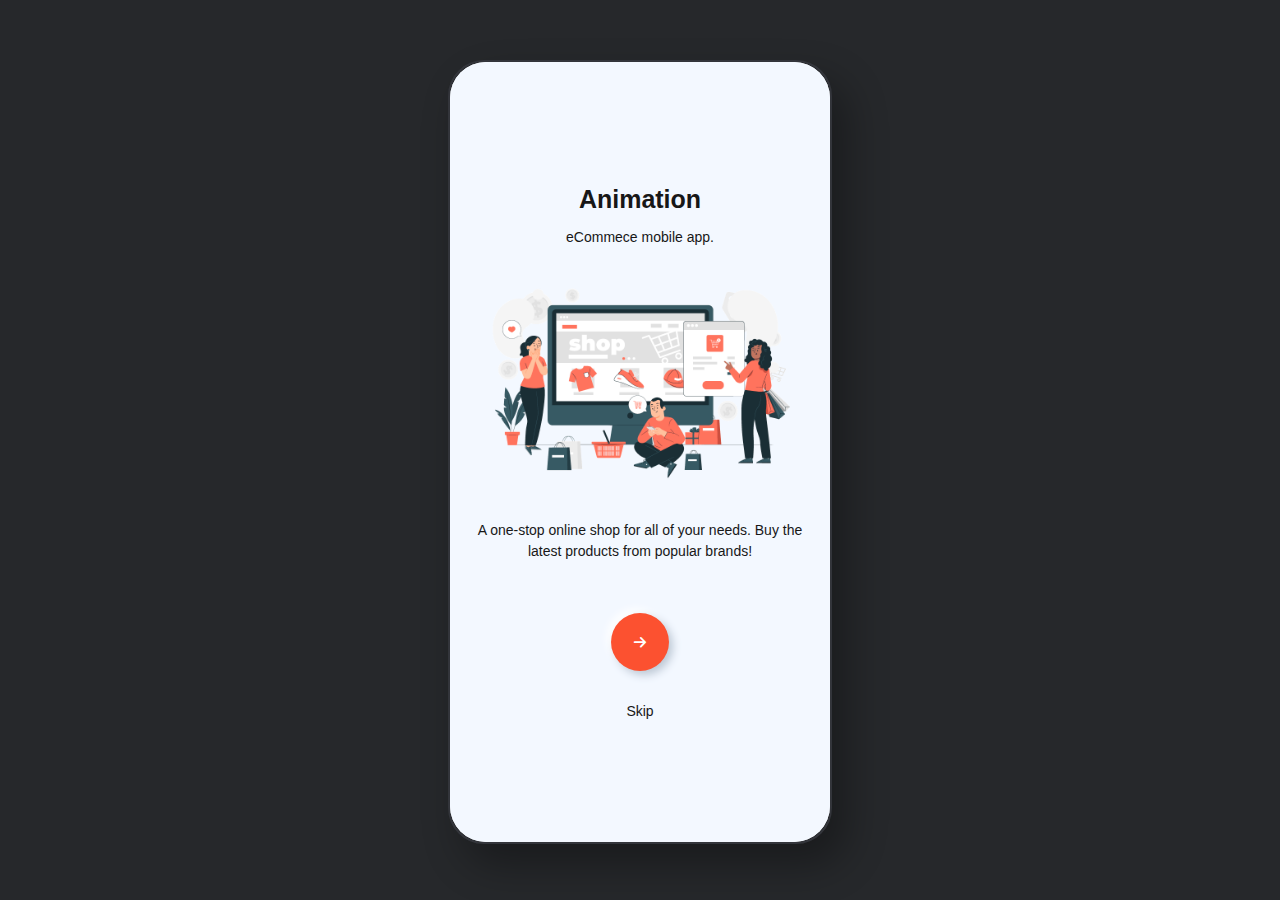
<file: mobile apps/index.html>
<!DOCTYPE html>
<html lang="en">

<head>
    <meta charset="UTF-8">
    <meta http-equiv="X-UA-Compatible" content="IE=edge">
    <meta name="viewport" content="width=device-width, initial-scale=1.0">
    <title>Music App</title>

    <style>
        *,
        *:after,
        *:before {
            padding: 0;
            margin: 0;
        }

        body {
            background: #26282b;
            display: grid;
            place-items: center;

        }

        .the-frame {
            display: block;
            position: relative;
            top: 60px;
        }

        .phone {
            box-shadow: 15px 21px 40px rgba(0, 0, 0, 0.32);
            display: flex;
            border-radius: 36px;
            background: #26282b;
            position: relative;
            border: 2px solid #33353b;
        }



        .phone_3df {
            border-radius: 36px;
            border: none;
            overflow: hidden;
            height: 780px;
            width: 380px;
        }
    </style>
</head>

<body>
    <div class="the-frame">
        <div class="phone">
            <iframe src="carce/welcome.html" class="phone_3df"></iframe>
        </div>
    </div>

</body>

</html>
</file>
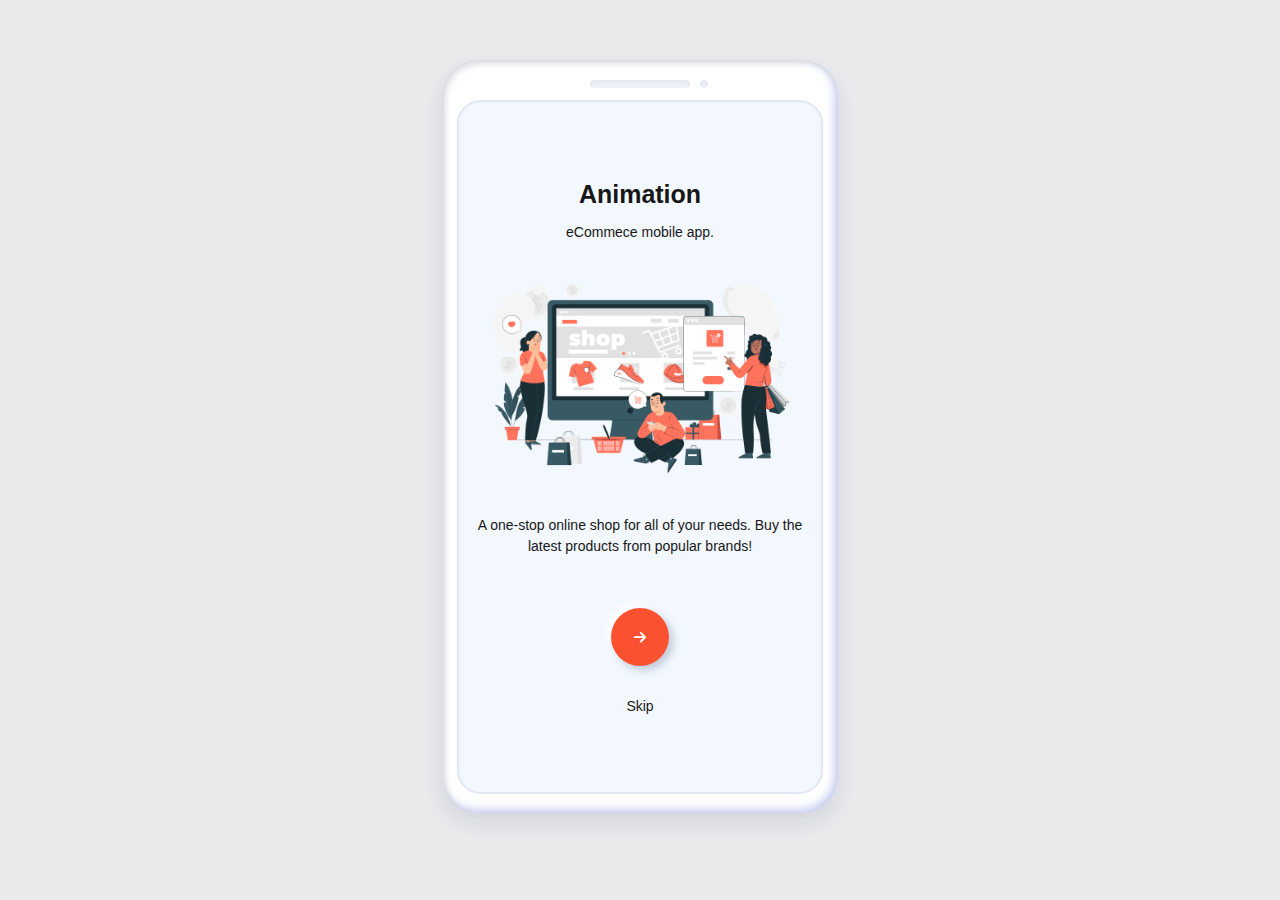
<file: mobile apps/3d.html>
<!DOCTYPE html>
<html lang="en">

<head>
    <meta charset="UTF-8">
    <meta http-equiv="X-UA-Compatible" content="IE=edge">
    <meta name="viewport" content="width=device-width, initial-scale=1.0">
    <title>intro</title>



    <style>
        *,
        *:after,
        *:before {
            padding: 0;
            margin: 0;
        }

        body {
            background: #e8eaec !important;
            display: grid;
            place-items: center;


        }

        .the-frame {
            display: block;
            position: relative;
            top: 60px;
        }

        .phone {
            box-shadow: 0 10px 20px rgb(30 42 90 / 10%), inset 4px 4px 6px rgb(0 0 0 / 10%), inset -3px -3px 10px rgb(176 187 230 / 80%);
            display: inline-block;
            padding: 40px 15px 15px 15px;
            border-radius: 36px;
            background: #fff;
            position: relative;
        }

        .phone:before {
            content: "";
            height: 8px;
            width: 100px;
            position: absolute;
            left: 50%;
            top: 20px;
            background: #f0f2fa;
            margin-left: -50px;
            border-radius: 4px;
            box-shadow: inset 0 2px 5px rgb(0 0 0 / 5%);
        }

        .phone:after {
            content: "";
            height: 8px;
            width: 8px;
            position: absolute;
            left: 50%;
            top: 20px;
            background: #f0f2fa;
            margin-left: 60px;
            border-radius: 4px;
            box-shadow: inset 0 2px 5px rgb(0 0 0 / 5%);
        }

        .phone_3df {
            border-color: #fff;
            box-shadow: inset 0 3px 10px rgb(0 0 0 / 20%);
            border-radius: 24px;
            overflow: hidden;
            border: 2px solid #e1e6f5;
            height: 690px;
            width: 362px;
        }
    </style>
</head>

<body>



    <!-----iframe 3D phone------>
    <div class="the-frame">
        <div class="phone">
            <iframe src="carce/welcome.html" class="phone_3df"></iframe>
        </div>

    </div>


</body>

</html>
</file>
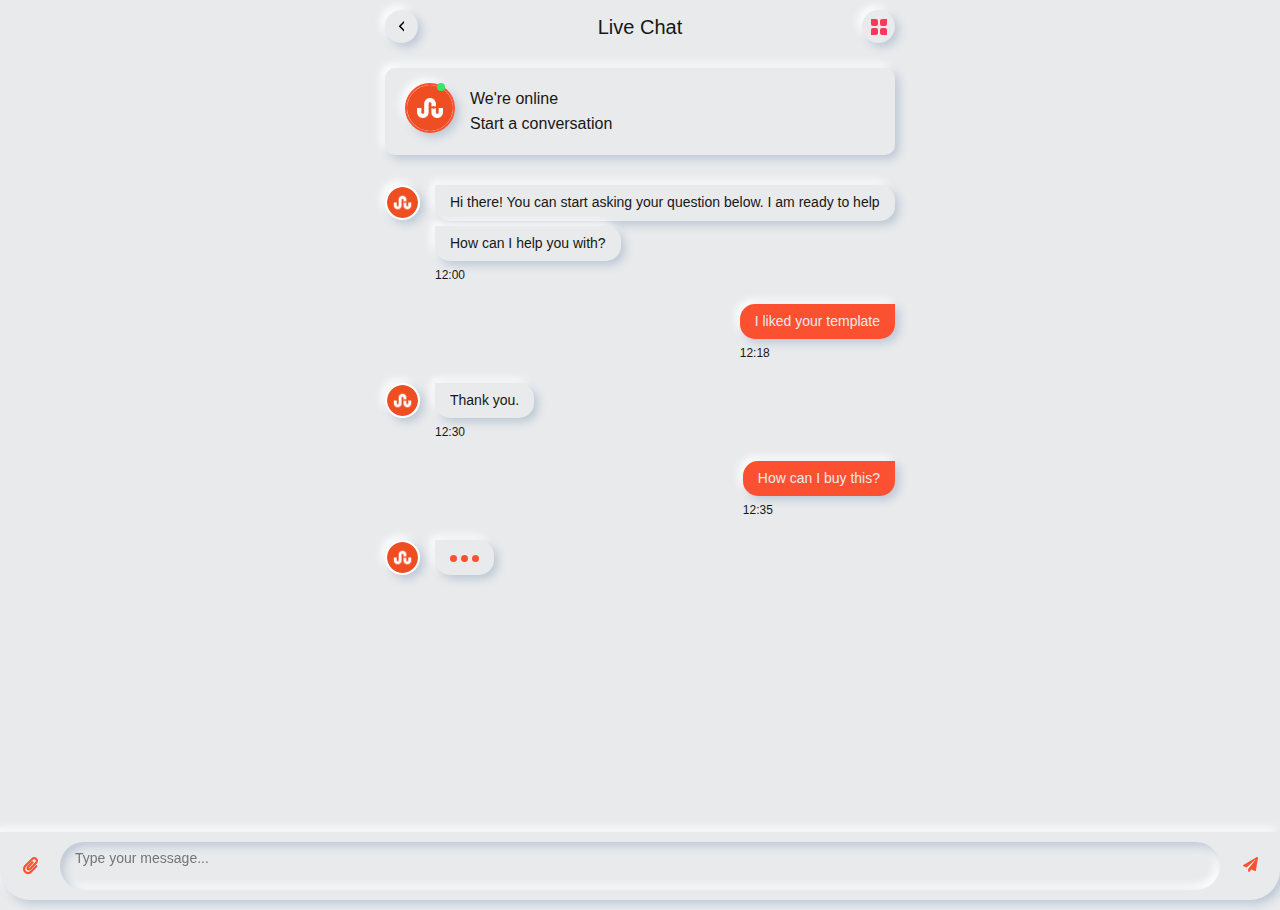
<file: mobile apps/carce/chat.html>
<!DOCTYPE html>
<html lang="zxx">


<head>

    <meta charset="UTF-8">
    <meta http-equiv="X-UA-Compatible" content="IE=edge">
    <title>Mobile app </title>
    <meta name="Googlebot" content="noindex" />
    <meta name="description"
        content="Carce is an exclusive ecommerce mobile app template with 2 distinct layouts. This superb mobile app template for ecommerce embodies a professional-looking mobile website design while providing tons of features.">
    <meta name="viewport" content="width=device-width, initial-scale=1.0">

    <!-- ::::::::::::::Favicon icon::::::::::::::-->


    <!-- ::::::::::::::All Google Fonts::::::::::::::-->
    <link rel="preconnect" href="https://fonts.googleapis.com/">
    <link rel="preconnect" href="https://fonts.gstatic.com/" crossorigin>
    <link
        href="https://fonts.googleapis.com/css2?family=Roboto:ital,wght@0,100;0,300;0,400;0,500;0,700;0,900;1,100;1,300;1,400;1,500;1,700;1,900&amp;display=swap"
        rel="stylesheet">

    <!-- ::::::::::::::All CSS Files here :::::::::::::: -->
    <!-- Vendor CSS -->
    <link rel="stylesheet" href="assets/css/vendor/icomoon.css" />
    <link rel='stylesheet' href='https://cdn-uicons.flaticon.com/uicons-solid-rounded/css/uicons-solid-rounded.css'>

    <!-- Plugin CSS -->
    <link rel="stylesheet" href="assets/css/plugins/swiper-bundle.min.css">
    <link rel="stylesheet" href="assets/css/plugins/ion.rangeSlider.min.css">

    <!-- Style CSS -->
    <link rel="stylesheet" href="assets/css/style.css">


</head>

<body>

    <main class="main-wrapper">

        <!-- ...:::Start User Event Section:::... -->
        <header class="header-section">
            <div class="container">
                <!-- Start User Event Area -->
                <div class="header-area">
                    <div class="header-top-area header-top-area--style-3">
                        <ul class="event-list">
                            <li class="list-item">
                                <ul class="list-child">
                                    <li class="list-item">
                                        <a href="index.html" area-label="Cart"
                                            class="btn btn--size-33-33 btn--center btn--round btn--color-radical-red btn--bg-white btn--box-shadow">
                                            <svg xmlns="http://www.w3.org/2000/svg" width="5.973" height="10.449"
                                                viewBox="0 0 5.973 10.449">
                                                <path id="Icon_ionic-ios-arrow-back"
                                                    data-name="Icon ionic-ios-arrow-back"
                                                    d="M13.051,11.417,17,7.466a.747.747,0,0,0-1.058-1.054l-4.479,4.476a.745.745,0,0,0-.022,1.03l4.5,4.507A.747.747,0,1,0,17,15.37Z"
                                                    transform="translate(-11.251 -6.194)"></path>
                                            </svg>
                                        </a>
                                    </li>
                                </ul>
                            </li>
                            <li class="list-item text-center">
                                <h2 class="title">Live Chat</h2>
                            </li>
                            <li class="list-item"><a href="#mobile-menu-offcanvas"
                                    area-label="mobile menu offcanvas svg icon"
                                    class="btn btn--size-33-33 btn--center btn--round btn--color-radical-red btn--bg-white btn--box-shadow main-menu offcanvas-toggle offside-menu">
                                    <!-- <span class="menu-line"></span>
                            <span class="menu-line"></span>
                            <span class="menu-line"></span> -->
                                    <svg xmlns="http://www.w3.org/2000/svg" width="16" height="16" viewBox="0 0 16 16">
                                        <g id="Group_1" data-name="Group 1" transform="translate(-28 -63)">
                                            <path id="Rectangle_3" data-name="Rectangle 3"
                                                d="M0,0H5A2,2,0,0,1,7,2V5A2,2,0,0,1,5,7H2A2,2,0,0,1,0,5V0A0,0,0,0,1,0,0Z"
                                                transform="translate(28 63)" fill="#ff375f" />
                                            <path id="Rectangle_6" data-name="Rectangle 6"
                                                d="M2,0H5A2,2,0,0,1,7,2V5A2,2,0,0,1,5,7H0A0,0,0,0,1,0,7V2A2,2,0,0,1,2,0Z"
                                                transform="translate(28 72)" fill="#ff375f" />
                                            <path id="Rectangle_4" data-name="Rectangle 4"
                                                d="M2,0H7A0,0,0,0,1,7,0V5A2,2,0,0,1,5,7H2A2,2,0,0,1,0,5V2A2,2,0,0,1,2,0Z"
                                                transform="translate(37 63)" fill="#ff375f" />
                                            <path id="Rectangle_5" data-name="Rectangle 5"
                                                d="M2,0H5A2,2,0,0,1,7,2V7A0,0,0,0,1,7,7H2A2,2,0,0,1,0,5V2A2,2,0,0,1,2,0Z"
                                                transform="translate(37 72)" fill="#ff375f" />
                                        </g>
                                    </svg>
                                </a></li>
                        </ul>
                    </div>
                </div>
                <!-- End User Event Area -->
            </div>
        </header>
        <!-- ...:::End User Event Section:::... -->

        <!--  Start Offcanvas Mobile Menu Section -->
        <div id="mobile-menu-offcanvas" class="offcanvas offcanvas-leftside offcanvas-mobile-menu-section">
            <!-- Start Offcanvas Header -->
            <div class="offcanvas-header flex-end">

                <div class="logo">
                    <a href="index.html">
                        <h2>Shops_ac</h2>
                    </a>
                </div>

                <button class="offcanvas-close" aria-label="offcanvas svg icon">
                    <svg xmlns="http://www.w3.org/2000/svg" width="5.973" height="10.449" viewBox="0 0 5.973 10.449">
                        <path id="Icon_ionic-ios-arrow-back" data-name="Icon ionic-ios-arrow-back"
                            d="M13.051,11.417,17,7.466a.747.747,0,0,0-1.058-1.054l-4.479,4.476a.745.745,0,0,0-.022,1.03l4.5,4.507A.747.747,0,1,0,17,15.37Z"
                            transform="translate(-11.251 -6.194)" />
                    </svg>
                </button>
            </div>
            <!-- End Offcanvas Header -->

            <!-- Start Offcanvas Mobile Menu Wrapper -->
            <div class="offcanvas-mobile-menu-wrapper">
                <!-- Start Mobile Menu  -->
                <div class="mobile-menu-bottom">
                    <!-- Start Mobile Menu Nav -->
                    <div class="offcanvas-menu">
                        <ul>
                            <li>
                                <a href="index.html"><span>Home</span></a>
                            </li>
                            <li>
                                <a href="#"><span>Shop</span></a>
                                <ul class="mobile-sub-menu">
                                    <li><a href="shop.html">Shop</a></li>
                                    <li><a href="single-product.html">Product</a></li>
                                    <li><a href="shop-category.html">Shop Category</a></li>
                                </ul>

                            </li>
                            <li>
                                <a href="#"><span>Pages</span></a>
                                <ul class="mobile-sub-menu">
                                    <li><a href="chat.html">Chat</a></li>
                                    <li><a href="cart.html">Cart</a></li>
                                    <li><a href="wishlist.html">Wishlist</a></li>
                                    <li><a href="order.html">Order</a></li>
                                    <li><a href="login.html">Login</a></li>
                                    <li><a href="register.html">Register</a></li>
                                </ul>
                            </li>
                        </ul>
                    </div> <!-- End Mobile Menu Nav -->
                </div> <!-- End Mobile Menu -->

                <!-- Start Mobile contact Info -->
                <div class="mobile-contact-info">
                    <address class="address">
                        <span>Address: AC</span>
                        <span>Call Us:6</span>
                        <span>Email: zxymail@mail.com</span>
                    </address>
                </div>
                <!-- End Mobile contact Info -->

            </div> <!-- End Offcanvas Mobile Menu Wrapper -->
        </div> <!-- ...:::: End Offcanvas Mobile Menu Section:::... -->

        <!--  Start Offcanvas Profile Menu Section -->
        <!-- ...:::: End Offcanvas Profile Menu Section:::... -->

        <div class="offcanvas-overlay"></div>
        <!-- ...:::Start Chat Section:::... -->
        <div class="chat-section section-gap-top-25">
            <div class="container">
                <div class="chat-wrapper">
                    <div class="chat-top-area">
                        <div class="image">
                            <img class="img-fluid" height="50" width="50" src="assets/images/ACoding.png" alt="">
                            <span class="chat-activity chat--online"></span>
                        </div>
                        <div class="content">
                            <div class="live-chat"></span> We're online</div>
                            <p>Start a conversation</p>
                        </div>
                    </div>
                    <div class="chat-content-area">
                        <div class="message-content agent-message-content">
                            <div class="image">
                                <img src="assets/images/ACoding.png" alt="">
                            </div>
                            <div class="content">
                                <p>Hi there! You can start asking your question below. I am ready to help</p>
                                <p>How can I help you with?</p>
                                <span class="time">12:00</span>
                            </div>
                        </div>
                        <div class="message-content user-message-content">
                            <div class="content">
                                <p>I liked your template</p>
                                <span class="time">12:18</span>
                            </div>
                        </div>
                        <div class="message-content agent-message-content">
                            <div class="image">
                                <img src="assets/images/ACoding.png" alt="">
                            </div>
                            <div class="content">
                                <p>Thank you.</p>
                                <span class="time">12:30</span>
                            </div>
                        </div>
                        <div class="message-content user-message-content">
                            <div class="content">
                                <p>How can I buy this?</p>
                                <span class="time">12:35</span>
                            </div>
                        </div>
                        <div class="message-content agent-message-content">
                            <div class="image">
                                <img src="assets/images/ACoding.png" alt="">
                            </div>
                            <div class="content">
                                <p class="writing-mode">
                                    <span class="dot"></span>
                                    <span class="dot"></span>
                                    <span class="dot"></span>
                                </p>
                            </div>
                        </div>
                    </div>
                    <div class="chat-bottom-area">
                        <div class="form-group">
                            <div class="form-single-item form-attach">
                                <label for="file">
                                    <input type="file" id="file">
                                    <svg xmlns="http://www.w3.org/2000/svg" viewBox="0 0 448 512">
                                        <path
                                            d="M43.246 466.142c-58.43-60.289-57.341-157.511 1.386-217.581L254.392 34c44.316-45.332 116.351-45.336 160.671 0 43.89 44.894 43.943 117.329 0 162.276L232.214 383.128c-29.855 30.537-78.633 30.111-107.982-.998-28.275-29.97-27.368-77.473 1.452-106.953l143.743-146.835c6.182-6.314 16.312-6.422 22.626-.241l22.861 22.379c6.315 6.182 6.422 16.312.241 22.626L171.427 319.927c-4.932 5.045-5.236 13.428-.648 18.292 4.372 4.634 11.245 4.711 15.688.165l182.849-186.851c19.613-20.062 19.613-52.725-.011-72.798-19.189-19.627-49.957-19.637-69.154 0L90.39 293.295c-34.763 35.56-35.299 93.12-1.191 128.313 34.01 35.093 88.985 35.137 123.058.286l172.06-175.999c6.177-6.319 16.307-6.433 22.626-.256l22.877 22.364c6.319 6.177 6.434 16.307.256 22.626l-172.06 175.998c-59.576 60.938-155.943 60.216-214.77-.485z" />
                                    </svg>
                                </label>
                            </div>
                            <div class="form-single-item form-text">
                                <textarea placeholder="Type your message..."></textarea>
                            </div>
                            <div class="form-single-item form-submit">
                                <button class="btn" type="submit">

                                    <svg xmlns="http://www.w3.org/2000/svg" viewBox="0 0 512 512">
                                        <path
                                            d="M476 3.2L12.5 270.6c-18.1 10.4-15.8 35.6 2.2 43.2L121 358.4l287.3-253.2c5.5-4.9 13.3 2.6 8.6 8.3L176 407v80.5c0 23.6 28.5 32.9 42.5 15.8L282 426l124.6 52.2c14.2 6 30.4-2.9 33-18.2l72-432C515 7.8 493.3-6.8 476 3.2z" />
                                    </svg>
                                </button>
                            </div>
                        </div>
                    </div>
                </div>
            </div>
        </div>
        <!-- ...:::End Chat Section:::... -->
    </main>

    <!-- ::::::::::::::All JS Files here :::::::::::::: -->
    <!-- Global Vendor -->
    <script src="assets/js/vendor/modernizr-3.11.2.min.js"></script>
    <script src="assets/js/vendor/jquery-3.6.0.min.js"></script>
    <script src="assets/js/vendor/jquery-migrate-3.3.2.min.js"></script>

    <!--Plugins JS-->
    <script src="assets/js/plugins/swiper-bundle.min.js"></script>
    <script src="assets/js/plugins/ion.rangeSlider.min.js"></script>



    <!--Main JS (Common Activation Codes)-->
    <script src="assets/js/main.js"></script>
    <!-- <script src="assets/js/main.min.js"></script> -->

</body>


</html>
</file>
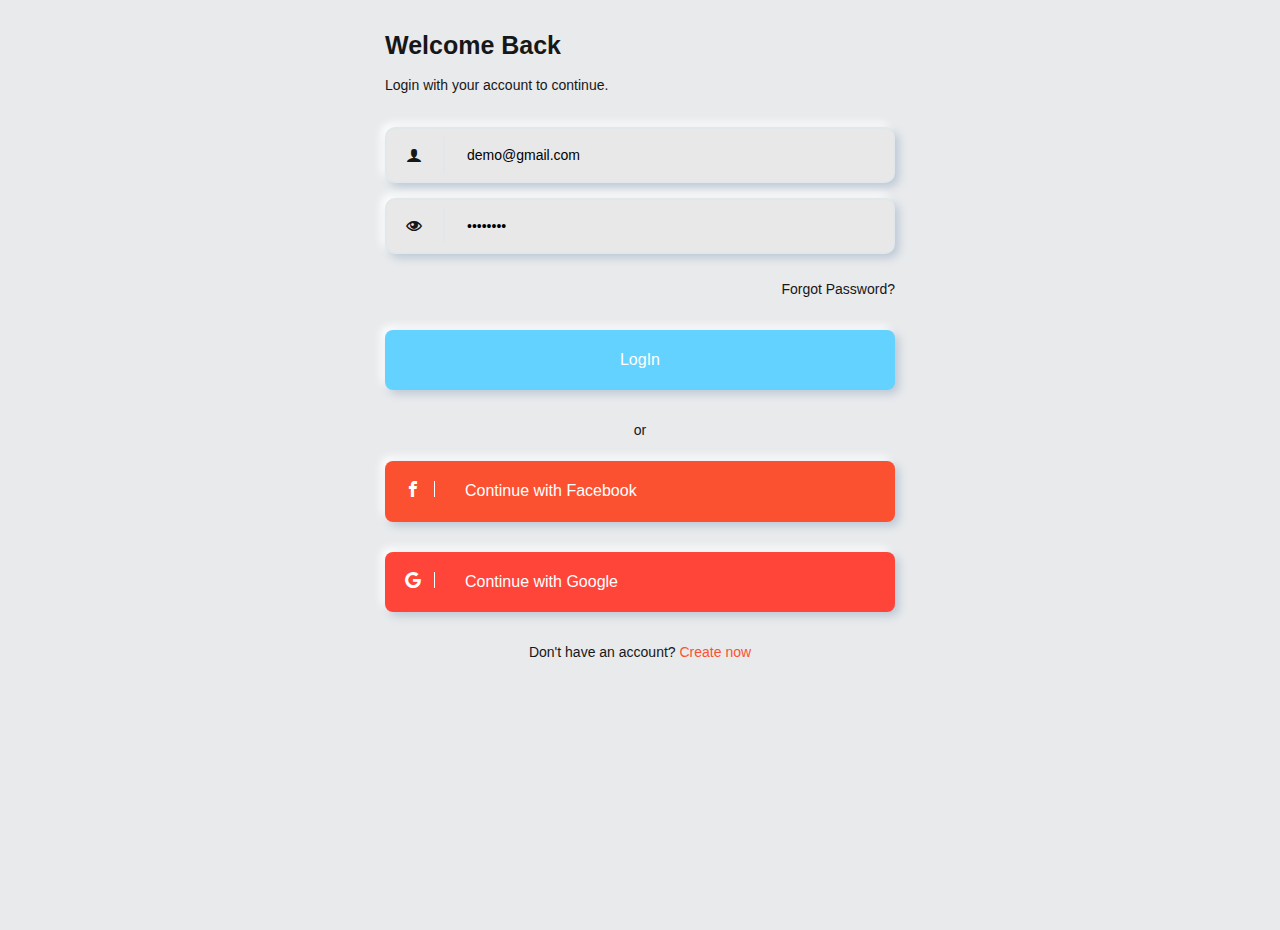
<file: mobile apps/carce/login.html>
<!DOCTYPE html>
<html lang="zxx">

<head>

    <meta charset="UTF-8">
    <meta http-equiv="X-UA-Compatible" content="IE=edge">
    <title>Mobile app</title>
    <meta name="Googlebot" content="noindex" />
    <meta name="description"
        content="Carce is an exclusive ecommerce mobile app template with 2 distinct layouts. This superb mobile app template for ecommerce embodies a professional-looking mobile website design while providing tons of features.">
    <meta name="viewport" content="width=device-width, initial-scale=1.0">

    <!-- ::::::::::::::Favicon icon::::::::::::::-->


    <!-- ::::::::::::::All Google Fonts::::::::::::::-->
    <link rel="preconnect" href="https://fonts.googleapis.com/">
    <link rel="preconnect" href="https://fonts.gstatic.com/" crossorigin>
    <link
        href="https://fonts.googleapis.com/css2?family=Roboto:ital,wght@0,100;0,300;0,400;0,500;0,700;0,900;1,100;1,300;1,400;1,500;1,700;1,900&amp;display=swap"
        rel="stylesheet">

    <!-- ::::::::::::::All CSS Files here :::::::::::::: -->
    <!-- Vendor CSS -->
    <link rel="stylesheet" href="assets/css/vendor/icomoon.css" />

    <!-- Plugin CSS -->
    <link rel="stylesheet" href="assets/css/plugins/swiper-bundle.min.css">
    <link rel="stylesheet" href="assets/css/plugins/ion.rangeSlider.min.css">

    <!-- Style CSS -->
    <link rel="stylesheet" href="assets/css/style.css">

    <!-- Use the minified version files listed below for better performance and remove the files listed above -->
    <!-- <link rel="stylesheet" href="assets/css/vendor/vendor.min.css">
<link rel="stylesheet" href="assets/css/plugins/plugins.min.css">
<link rel="stylesheet" href="assets/css/style.min.css"> -->

</head>

<body>

    <main class="main-wrapper">
        <!-- ...:::Start Login Section:::... -->
        <div class="login-section">
            <div class="container">
                <!-- Start User Event Area -->
                <div class="login-wrapper">
                    <div class="section-content">
                        <h1 class="title">Welcome Back</h1>
                        <p>Login with your account to continue.</p>
                    </div>
                    <form action="#" class="default-form-wrapper">
                        <ul class="default-form-list">
                            <li class="single-form-item">
                                <label for="name" class="visually-hidden">Name</label>
                                <input type="text" id="name" placeholder="username" value="demo@gmail.com">
                                <span class="icon"><i class="icon icon-carce-user"></i></span>
                            </li>
                            <li class="single-form-item">
                                <label for="password" class="visually-hidden">Password</label>
                                <input type="password" id="password" placeholder="password" value="test1234">
                                <span class="icon"><i class="icon icon-carce-eye"></i></span>
                            </li>
                        </ul>
                    </form>
                    <a href="register.html" class="forgot-link">Forgot Password?</a>

                    <a href="index.html"
                        class="btn btn--block btn--radius btn--size-xlarge btn--color-white btn--bg-maya-blue text-center">LogIn</a>
                    <span class="devide-text">or</span>
                    <a href="https://www.facebook.com/login/"
                        class="btn btn--social-large btn--block btn--radius btn--size-xlarge btn--color-white btn--bg-dodger-blue"><span
                            class="icon"><i class="icon icon-carce-facebook"></i></span>Continue with Facebook</a>
                    <a href="https://myaccount.google.com/"
                        class="btn btn--social-large btn--block btn--radius btn--size-xlarge btn--color-white btn--bg-red-orange"><span
                            class="icon"><i class="icon icon-carce-google"></i></span>Continue with Google</a>
                </div>

                <div class="create-account-text text-center">Don't have an account? <a href="register.html"
                        class="btn--color-radical-red">Create now</a></div>
                <!-- End User Event Area -->

            </div>
        </div>
        <!-- ...:::End User Event Section:::... -->

    </main>

    <!-- ::::::::::::::All JS Files here :::::::::::::: -->
    <!-- Global Vendor -->
    <script src="assets/js/vendor/modernizr-3.11.2.min.js"></script>
    <script src="assets/js/vendor/jquery-3.6.0.min.js"></script>
    <script src="assets/js/vendor/jquery-migrate-3.3.2.min.js"></script>

    <!--Plugins JS-->
    <script src="assets/js/plugins/swiper-bundle.min.js"></script>
    <script src="assets/js/plugins/ion.rangeSlider.min.js"></script>

    <!-- Minify Version -->
    <!-- <script src="assets/js/vendor.min.js"></script>
    <script src="assets/js/plugins.min.js"></script> -->

    <!--Main JS (Common Activation Codes)-->
    <script src="assets/js/main.js"></script>
    <!-- <script src="assets/js/main.min.js"></script> -->

</body>


</html>
</file>
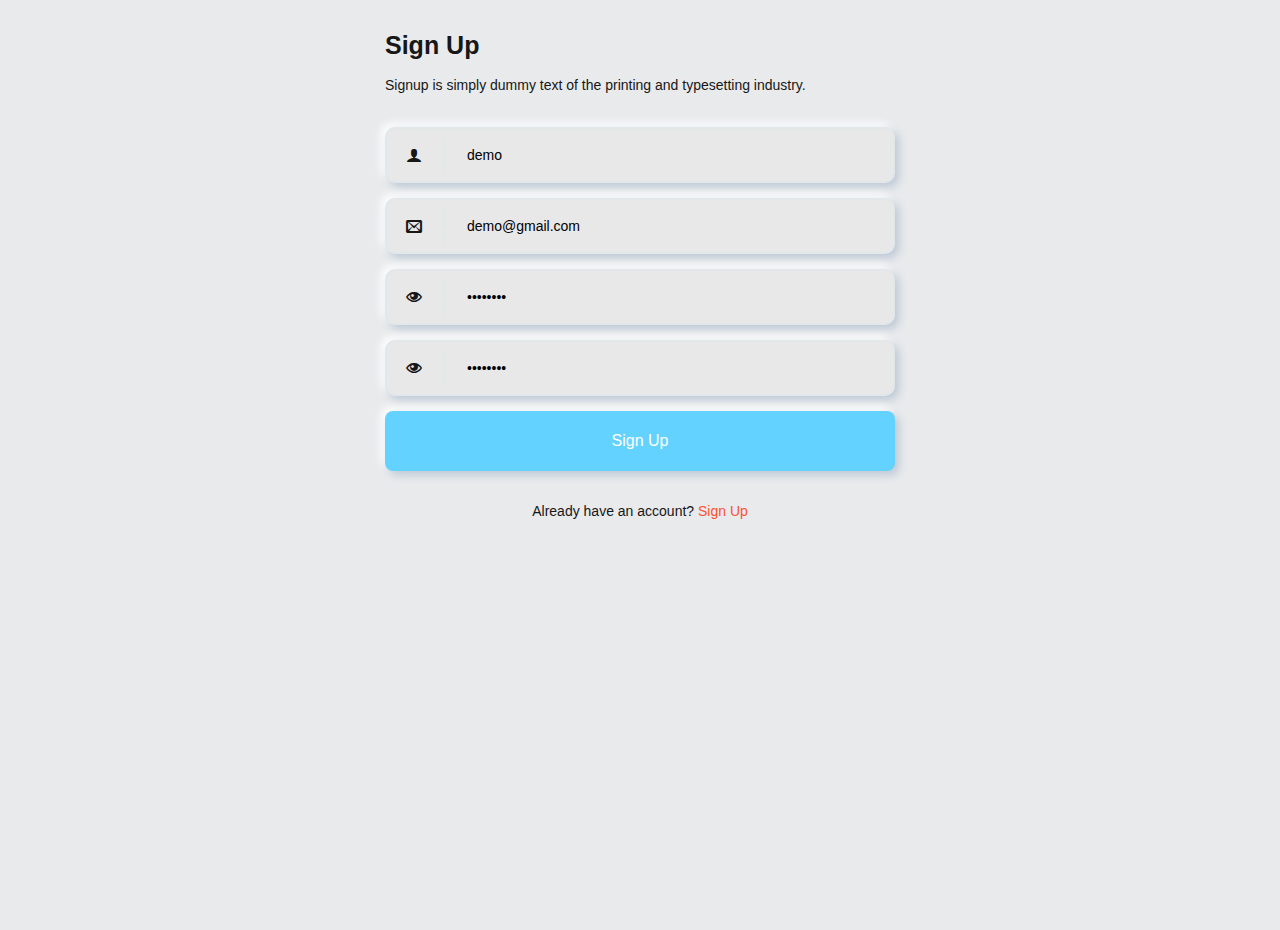
<file: mobile apps/carce/register.html>
<!DOCTYPE html>
<html lang="zxx">


<head>

    <meta charset="UTF-8">
    <meta http-equiv="X-UA-Compatible" content="IE=edge">
    <title> Mobile app</title>
    <meta name="Googlebot" content="noindex" />
    <meta name="description"
        content="Carce is an exclusive ecommerce mobile app template with 2 distinct layouts. This superb mobile app template for ecommerce embodies a professional-looking mobile website design while providing tons of features.">
    <meta name="viewport" content="width=device-width, initial-scale=1.0">

    <!-- ::::::::::::::Favicon icon::::::::::::::-->


    <!-- ::::::::::::::All Google Fonts::::::::::::::-->
    <link rel="preconnect" href="https://fonts.googleapis.com/">
    <link rel="preconnect" href="https://fonts.gstatic.com/" crossorigin>
    <link
        href="https://fonts.googleapis.com/css2?family=Roboto:ital,wght@0,100;0,300;0,400;0,500;0,700;0,900;1,100;1,300;1,400;1,500;1,700;1,900&amp;display=swap"
        rel="stylesheet">

    <!-- ::::::::::::::All CSS Files here :::::::::::::: -->
    <!-- Vendor CSS -->
    <link rel="stylesheet" href="assets/css/vendor/icomoon.css" />

    <!-- Plugin CSS -->
    <link rel="stylesheet" href="assets/css/plugins/swiper-bundle.min.css">
    <link rel="stylesheet" href="assets/css/plugins/ion.rangeSlider.min.css">

    <!-- Style CSS -->
    <link rel="stylesheet" href="assets/css/style.css">


</head>

<body>

    <main class="main-wrapper">

        <!-- ...:::Start Login Section:::... -->
        <div class="login-section mt-115">
            <div class="container">
                <!-- Start User Event Area -->
                <div class="login-wrapper">
                    <div class="section-content">
                        <h1 class="title">Sign Up</h1>
                        <p>Signup is simply dummy text of the printing and typesetting industry.</p>
                    </div>
                    <form action="#" class="default-form-wrapper">
                        <ul class="default-form-list">
                            <li class="single-form-item">
                                <label for="name" class="visually-hidden">Name</label>
                                <input type="text" id="name" placeholder="username" value="demo">
                                <span class="icon"><i class="icon icon-carce-user"></i></span>
                            </li>
                            <li class="single-form-item">
                                <label for="email" class="visually-hidden">Email</label>
                                <input type="email" id="email" placeholder="email" value="demo@gmail.com">
                                <span class="icon"><i class="icon icon-carce-mail"></i></span>
                            </li>
                            <li class="single-form-item">
                                <label for="password" class="visually-hidden">Password</label>
                                <input type="password" id="password" placeholder="password" value="test1234">
                                <span class="icon"><i class="icon icon-carce-eye"></i></span>
                            </li>
                            <li class="single-form-item">
                                <label for="con-password" class="visually-hidden">Confirm Password</label>
                                <input type="password" id="con-password" placeholder="Confirm Password"
                                    value="test1234">
                                <span class="icon"><i class="icon icon-carce-eye"></i></span>
                            </li>
                        </ul>
                    </form>
                    <a href="login.html"
                        class="btn btn--block btn--radius btn--size-xlarge btn--color-white btn--bg-maya-blue text-center register-space-top">Sign
                        Up</a>
                </div>

                <div class="sign-account-text text-center">Already have an account? <a href="login.html"
                        class="btn--color-radical-red">Sign Up</a></div>
                <!-- End User Event Area -->

            </div>
        </div>
        <!-- ...:::End User Event Section:::... -->

    </main>

    <!-- ::::::::::::::All JS Files here :::::::::::::: -->
    <!-- Global Vendor -->
    <script src="assets/js/vendor/modernizr-3.11.2.min.js"></script>
    <script src="assets/js/vendor/jquery-3.6.0.min.js"></script>
    <script src="assets/js/vendor/jquery-migrate-3.3.2.min.js"></script>

    <!--Plugins JS-->
    <script src="assets/js/plugins/swiper-bundle.min.js"></script>
    <script src="assets/js/plugins/ion.rangeSlider.min.js"></script>


    <script src="assets/js/main.js"></script>
    <!-- <script src="assets/js/main.min.js"></script> -->

</body>


</html>
</file>
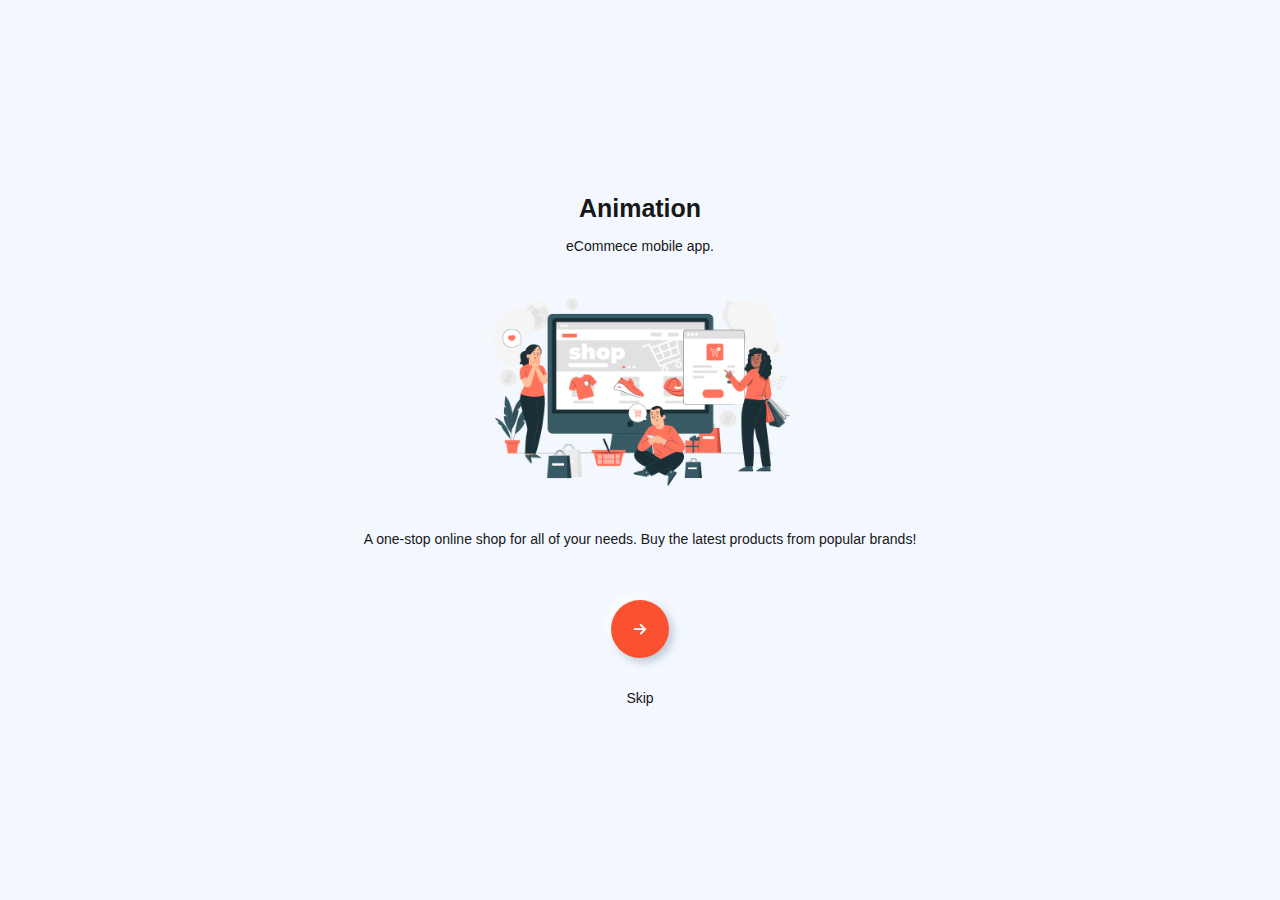
<file: mobile apps/carce/welcome.html>
<!DOCTYPE html>
<html lang="zxx">


<head>

    <meta charset="UTF-8">
    <meta http-equiv="X-UA-Compatible" content="IE=edge">
    <title>Mobile app</title>
    <meta name="Googlebot" content="noindex" />
    <meta name="description"
        content="Carce is an exclusive ecommerce mobile app template with 2 distinct layouts. This superb mobile app template for ecommerce embodies a professional-looking mobile website design while providing tons of features.">
    <meta name="viewport" content="width=device-width, initial-scale=1.0">

    <!-- ::::::::::::::Favicon icon::::::::::::::-->


    <!-- ::::::::::::::All Google Fonts::::::::::::::-->
    <link rel="preconnect" href="https://fonts.googleapis.com/">
    <link rel="preconnect" href="https://fonts.gstatic.com/" crossorigin>
    <link
        href="https://fonts.googleapis.com/css2?family=Roboto:ital,wght@0,100;0,300;0,400;0,500;0,700;0,900;1,100;1,300;1,400;1,500;1,700;1,900&amp;display=swap"
        rel="stylesheet">

    <!-- ::::::::::::::All CSS Files here :::::::::::::: -->
    <!-- Vendor CSS -->
    <link rel="stylesheet" href="assets/css/vendor/icomoon.css" />

    <!-- Plugin CSS -->
    <link rel="stylesheet" href="assets/css/plugins/swiper-bundle.min.css">
    <link rel="stylesheet" href="assets/css/plugins/ion.rangeSlider.min.css">

    <!-- Style CSS -->
    <link rel="stylesheet" href="assets/css/style.css">


</head>

<body>

    <main class="main-wrapper" style="height: 100vh;">

        <!-- ...:::Start Login Section:::... -->
        <div class="intro-section">
            <div class="intro-wrapper">
                <div class="logo">
                    <a href="index.html" class="image">
                        <h1>Animation</h1>
                    </a>
                    <span class="">eCommece mobile app.</span>
                </div>

                <div class="intro-bg">
                    <img class="img-fluid" width="308" height="257" src="assets/images/intro-bg.png" alt="">
                </div>
                <p class="intro-text">A one-stop online shop for all of your needs. Buy the latest products
                    from popular brands!</p>
                <a href="login.html"
                    class="btn--center btn--round btn--size-58-58 btn--color-white btn--radical-red progress-btn progress-btn--25">
                    <i class="acarrow icon icon-carce-ios-arrow-forward"></i></a>
                <a href="index.html" class="skip-btn">skip</a>
            </div>
            <!-- <div class="page-progress-wrapper">
               
            </div> -->
        </div>
        <!-- ...:::End User Event Section:::... -->

    </main>

    <!-- ::::::::::::::All JS Files here :::::::::::::: -->
    <!-- Global Vendor -->
    <script src="assets/js/vendor/modernizr-3.11.2.min.js"></script>
    <script src="assets/js/vendor/jquery-3.6.0.min.js"></script>
    <script src="assets/js/vendor/jquery-migrate-3.3.2.min.js"></script>

    <!--Plugins JS-->
    <script src="assets/js/plugins/swiper-bundle.min.js"></script>
    <script src="assets/js/plugins/ion.rangeSlider.min.js"></script>


    <!--Main JS (Common Activation Codes)-->
    <script src="assets/js/main.js"></script>
    <!-- <script src="assets/js/main.min.js"></script> -->

</body>

</html>
</file>
<file: mobile apps/carce/assets/css/vendor/icomoon.css>
@font-face {
  font-family: 'icomoon';
  src:  url('../../fonts/icomoon/icomoonbf4b.eot?ihe75g');
  src:  url('../../fonts/icomoon/icomoonbf4b.eot?ihe75g#iefix') format('embedded-opentype'),
    url('../../fonts/icomoon/icomoonbf4b.ttf?ihe75g') format('truetype'),
    url('../../fonts/icomoon/icomoonbf4b.woff?ihe75g') format('woff'),
    url('../../fonts/icomoon/icomoonbf4b.svg?ihe75g#icomoon') format('svg');
  font-weight: normal;
  font-style: normal;
  font-display: block;
}

.icon {
  /* use !important to prevent issues with browser extensions that change fonts */
  font-family: 'icomoon' !important;
  speak: never;
  font-style: normal;
  font-weight: normal;
  font-variant: normal;
  text-transform: none;
  line-height: 1;
  
  /* Enable Ligatures ================ */
  letter-spacing: 0;
  -webkit-font-feature-settings: "liga";
  -moz-font-feature-settings: "liga=1";
  -moz-font-feature-settings: "liga";
  -ms-font-feature-settings: "liga" 1;
  font-feature-settings: "liga";
  -webkit-font-variant-ligatures: discretionary-ligatures;
  font-variant-ligatures: discretionary-ligatures;

  /* Better Font Rendering =========== */
  -webkit-font-smoothing: antialiased;
  -moz-osx-font-smoothing: grayscale;
}

.icon-carce-login:before {
  content: "\e900";
}
.icon-carce-home:before {
  content: "\e901";
}
.icon-carce-camera:before {
  content: "\e90f";
}
.icon-carce-profile:before {
  content: "\e923";
}
.icon-carce-cart:before {
  content: "\e93a";
}
.icon-carce-phone:before {
  content: "\e942";
}
.icon-carce-mail:before {
  content: "\e945";
}
.icon-carce-bell:before {
  content: "\e951";
}
.icon-carce-bubbles2:before {
  content: "\e96d";
}
.icon-carce-user:before {
  content: "\e971";
}
.icon-carce-search:before {
  content: "\e986";
}
.icon-carce-briefcase:before {
  content: "\e9ae";
}
.icon-carce-eye:before {
  content: "\e9ce";
}
.icon-carce-eye-blocked:before {
  content: "\e9d1";
}
.icon-carce-star-half:before {
  content: "\e9d8";
}
.icon-carce-star-full:before {
  content: "\e9d9";
}
.icon-carce-heart:before {
  content: "\e9da";
}
.icon-carce-plus:before {
  content: "\ea0a";
}
.icon-carce-minus:before {
  content: "\ea0b";
}
.icon-carce-info:before {
  content: "\ea0c";
}
.icon-carce-circle:before {
  content: "\ea0d";
}
.icon-carce-ios-arrow-forward:before {
  content: "\ea3c";
}
.icon-carce-circle-down:before {
  content: "\ea43";
}
.icon-carce-mail1:before {
  content: "\ea83";
}
.icon-carce-google:before {
  content: "\ea88";
}
.icon-carce-facebook:before {
  content: "\ea90";
}
.icon-carce-filter:before {
  content: "\e907";
}
.icon-carce-x-circle:before {
  content: "\e902";
}
.icon-carce-check-circle:before {
  content: "\e903";
}
.icon-carce-arrow_drop_down_circle:before {
  content: "\e904";
}
.icon-carce-compare:before {
  content: "\e905";
}
</file>
<file: mobile apps/carce/assets/css/style.css>
/*-----------------------------------------------------------------------------------
    Template Name: Template Name
    Version: 1.0
-----------------------------------------------------------------------------------
    
    CSS INDEX
    ===================
	
    01. Template default CSS
    02. Header
    03. Slider
    04. Shipping
    05. Product
    06. Banner
    07. Blog
    08. Testimonial
    09. Brand
    10. Breadcrumb
    11. About
    12. Shop
    13. Sidebar
    14. Contact
    15. My Account
    16. Login & Register
    17. Cart
    18. Wishlist
    19. Compare
    20. Checkout
    21. FAQ
    22. Privacy Policy
    23. 404
-----------------------------------------------------------------------------------*/
/*----------------------------------------*/
/*  01. Template default CSS
/*----------------------------------------*/
/* Font Family

font-family: 'Cormorant Garamond', serif;
font-family: 'Poppins', sans-serif;

*/
/*-- Common Style --*/

/* custom scroll bar */
::-webkit-scrollbar {
  width: 2px;
  border-radius: 10px;
}

::-webkit-scrollbar-track {
  background: #f1f1f1;
}

::-webkit-scrollbar-thumb {
  background: #fc5130;
  border-radius: 10px;
}

::-webkit-scrollbar-thumb:hover {
  background: #000;
}

@import url('https://fonts.googleapis.com/css2?family=Josefin+Sans:wght@100;200;300;400;500;600;700&display=swap');




* {
  -webkit-box-sizing: border-box;
  box-sizing: border-box;
  padding: 0;
  margin: 0;
  font-family: 'Josefin Sans', sans-serif;
}

html {
  scroll-behavior: smooth;
}

html,
body {
  height: 100%;
  -webkit-box-sizing: border-box;
  box-sizing: border-box;
  font-family: 'Josefin Sans', sans-serif;
}

@media screen and (max-width: 380px) {

  html,
  body {
    height: auto;
  }
}

body {
  font-family: "Roboto", sans-serif;
  font-size: 14px;
  color: #171717;
  background: #e8eaec;
  line-height: 1.52;
}

.body-bg-alice-blue {
  background: #F3F8FF;
}

h1,
h2,
h3,
h4,
h5,
h6,
p {
  margin: 0;
  padding: 0;
}

h1 {
  font-size: 25px;
  font-weight: 900;
  line-height: 1.4;
}

h2 {
  font-size: 20px;
  font-weight: 500;
  line-height: 1.5;
}

h3 {
  font-size: 18px;
  font-weight: 400;
  line-height: 1.66;
}

h4 {
  font-size: 16px;
  font-weight: 900;
  line-height: 1.56;
}

h5 {
  font-size: 14px;
  font-weight: 900;
  line-height: 1.56;
}

h6 {
  font-size: 12px;
  font-weight: 900;
  line-height: 1.56;
}

a {
  color: #171717;
  text-decoration: none;
}

a:hover {
  color: #171717;
}

a,
button,
.btn,
img,
input {
  -webkit-transition: all 0.3s ease;
  -o-transition: all 0.3s ease;
  transition: all 0.3s ease;
}

a,
a:hover,
a:focus,
a:active,
button,
button:focus,
.btn,
.btn:focus,
input,
input:focus,
select,
textarea,
.swiper-pagination-bullet,
.swiper-slide,
.append-button,
.swiper-button-next,
.swiper-button-prev {
  text-decoration: none;
  outline: 0;
  -webkit-box-shadow: none;
  box-shadow: none;
}

ul,
ol {
  margin: 0;
  padding: 0;
  list-style: none;
}

.px-0 {
  padding-left: 0 !important;
  padding-right: 0 !important;
}

.img-fluid {
  max-width: 100%;
  height: auto;
}

.img-full {
  width: 100%;
  overflow: hidden;
  -o-object-fit: cover;
  object-fit: cover;
  -o-object-position: center center;
  object-position: center center;
}

.review-star {
  display: -webkit-box;
  display: -webkit-flex;
  display: -ms-flexbox;
  display: flex;
  gap: 5px;
  -webkit-box-align: center;
  -webkit-align-items: center;
  -ms-flex-align: center;
  align-items: center;
  -webkit-box-pack: start;
  -webkit-justify-content: flex-start;
  -ms-flex-pack: start;
  justify-content: flex-start;
  color: #ff9f0a;
  font-size: 14px;
}

.container {
  padding-right: 15px;
  padding-left: 15px;
  margin-right: auto;
  margin-left: auto;
}

.row {
  margin-left: -15px;
  margin-right: -15px;
}

.col-12 {
  padding-left: 15px;
  padding-right: 15px;
}

.text-start {
  text-align: start;
}

.text-center {
  text-align: center;
}

.text-end {
  text-align: end;
}

@media (min-width: 576px) {

  .container,
  .container-sm {
    max-width: 540px;
  }
}

.main-wrapper {
  position: relative;
  height: 100%;
}

.progress-btn {
  position: relative;
  display: inline-block;
}


.progress-btn--0::before {
  position: absolute;
  content: "";
  border-radius: 50%;
  top: 50%;
  left: 50%;
  height: calc(100% + 24px);
  width: calc(100% + 24px);
  -webkit-transform: translate(-50%, -50%) rotate(45deg);
  -ms-transform: translate(-50%, -50%) rotate(45deg);
  transform: translate(-50%, -50%) rotate(45deg);
  border-top: 2px solid #fc5130;
  border-right: 2px solid rgba(255, 55, 95, 0);
  border-bottom: 2px solid rgba(255, 55, 95, 0);
  border-left: 2px solid rgba(255, 55, 95, 0);
}



.progress-btn--50::before {
  position: absolute;
  content: "";
  border-radius: 50%;
  top: 50%;
  left: 50%;
  height: calc(100% + 24px);
  width: calc(100% + 24px);
  -webkit-transform: translate(-50%, -50%) rotate(45deg);
  -ms-transform: translate(-50%, -50%) rotate(45deg);
  transform: translate(-50%, -50%) rotate(45deg);
  border-top: 2px solid #fc5130;
  border-right: 2px solid #fc5130;
  border-bottom: 2px solid rgba(255, 55, 95, 0);
  border-left: 2px solid rgba(255, 55, 95, 0);
}

.progress-btn--75::before {
  position: absolute;
  content: "";
  border-radius: 50%;
  top: 50%;
  left: 50%;
  height: calc(100% + 24px);
  width: calc(100% + 24px);
  -webkit-transform: translate(-50%, -50%) rotate(45deg);
  -ms-transform: translate(-50%, -50%) rotate(45deg);
  transform: translate(-50%, -50%) rotate(45deg);
  border-top: 2px solid #fc5130;
  border-right: 2px solid #fc5130;
  border-bottom: 2px solid #fc5130;
  border-left: 2px solid rgba(255, 55, 95, 0);
}

.progress-btn--100::before {
  position: absolute;
  content: "";
  border-radius: 50%;
  top: 50%;
  left: 50%;
  height: calc(100% + 24px);
  width: calc(100% + 24px);
  -webkit-transform: translate(-50%, -50%) rotate(45deg);
  -ms-transform: translate(-50%, -50%) rotate(45deg);
  transform: translate(-50%, -50%) rotate(45deg);
  border-top: 2px solid #fc5130;
  border-right: 2px solid #fc5130;
  border-bottom: 2px solid #fc5130;
  border-left: 2px solid #fc5130;
}

.progress-btn:hover {
  color: white;
}

.visually-hidden,
.visually-hidden-focusable:not(:focus):not(:focus-within) {
  position: absolute !important;
  width: 1px !important;
  height: 1px !important;
  padding: 0 !important;
  margin: -1px !important;
  overflow: hidden !important;
  clip: rect(0, 0, 0, 0) !important;
  white-space: nowrap !important;
  border: 0 !important;
}

.pos-relative {
  position: relative;
}

.overflow-hidden {
  overflow: hidden;
}

.overflow-x-hidden {
  overflow-x: hidden;
}

.flex-start {
  -webkit-box-pack: start;
  -webkit-justify-content: flex-start;
  -ms-flex-pack: start;
  justify-content: flex-start;
}

.flex-end {
  -webkit-box-pack: end;
  -webkit-justify-content: flex-end;
  -ms-flex-pack: end;
  justify-content: flex-end;
}

.setting-name {
  font-size: 18px;
  margin-bottom: 5px;
}

.setting-email {
  margin-bottom: 5 !important;
}

.default-form-wrapper.profile-wrapper {
  margin-top: 15px;
}

.image {
  position: relative;
}

.upload-file {
  opacity: 0;
  position: absolute;
}

.upload-image-label {
  display: -webkit-box;
  display: -webkit-flex;
  display: -ms-flexbox;
  display: flex;
  -webkit-box-align: center;
  -webkit-align-items: center;
  -ms-flex-align: center;
  align-items: center;
  -webkit-box-pack: center;
  -webkit-justify-content: center;
  -ms-flex-pack: center;
  justify-content: center;
  width: 30px;
  height: 30px;
  background-color: #ff9f0a;
  color: #fff;
  border-radius: 50%;
  position: absolute;
  bottom: 5px;
  right: 0;
  cursor: pointer;
}

.upload-image-label i {
  font-size: 16px;
  line-height: 1;
}

.product-gallery-image {
  padding-top: 30px;
}

.btn {
  background: none;
  border: none;
  padding: 0;
  font-size: 16px;
  cursor: pointer;
  position: relative;
  overflow: hidden;
}

.btn--default {
  padding: 5px 10px;
  display: inline-block;
  box-shadow: 4px 4px 8px rgb(189 200 213), -4px -4px 8px rgb(255 255 255);
}

.btn--default:hover {
  color: white;
}

.btn--block {
  display: block;
}

.btn--round {
  border-radius: 50%;
}

.btn--radius {
  border-radius: 8px;
}

.btn--color-white {
  color: #fff;
}

.btn--color-radical-red {
  color: #fc5130;
}

.btn--color-pink-swan {
  color: #B4B4B4;
}

.btn--color-maya-blue {
  color: #64D2FF;
}

.btn--color-dodger-blue {
  color: #fc5130;
}

.btn--color-red-orange {
  color: #FF453A;
}

.btn--radical-red {
  background: #fc5130;
}

.btn--bg-white {
  background: #e8eaec;
}

.btn--bg-pink-swan {
  background: #B4B4B4;
}

.btn--bg-maya-blue {
  background: #64D2FF;
}

.btn--bg-dodger-blue {
  background: #fc5130;
}

.btn--bg-red-orange {
  background: #FF453A;
}

.btn--box-shadow {
  -webkit-box-shadow: 0 0 6px rgba(0, 0, 0, 0.05);
  box-shadow: 0 0 6px rgba(0, 0, 0, 0.05);
}

.btn--size-33-33 {
  width: 33px;
  height: 33px;
  box-shadow: 4px 4px 8px rgb(189 200 213), -4px -4px 8px rgb(255 255 255);
  background: #e8eaec;
}

.btn--size-40-40 {
  width: 40px;
  height: 40px;
}

.btn--size-58-58 {
  width: 58px;
  height: 58px;
}

.btn--size-xlarge {
  padding: 18px 0;
  box-shadow:
    4px 4px 8px rgb(189 200 213),
    -4px -4px 8px rgb(255 255 255);
}

.btn--font-size-22 {
  font-size: 22px;
}

.btn--font-size-30 {
  font-size: 30px;
}

.btn--center {
  display: -webkit-box;
  display: -webkit-flex;
  display: -ms-flexbox;
  display: flex;
  -webkit-box-pack: center;
  -webkit-justify-content: center;
  -ms-flex-pack: center;
  justify-content: center;
  -webkit-box-align: center;
  -webkit-align-items: center;
  -ms-flex-align: center;
  align-items: center;
  box-shadow: 4px 4px 8px rgb(189 200 213), -4px -4px 8px rgb(255 255 255);
}

.btn--social-large {
  padding-left: 20px;
  padding-right: 20px;
}

.btn--rotate-90 {
  -webkit-transform: rotate(90deg);
  -ms-transform: rotate(90deg);
  transform: rotate(90deg);
}

span.ripple {
  position: absolute;
  border-radius: 50%;
  -webkit-transform: scale(0);
  -ms-transform: scale(0);
  transform: scale(0);
  -webkit-animation: ripple 0.6s linear;
  animation: ripple 0.6s linear;
  background-color: rgba(255, 255, 255, 0.7);
}

@-webkit-keyframes ripple {
  to {
    -webkit-transform: scale(4);
    transform: scale(4);
    opacity: 0;
  }
}

@keyframes ripple {
  to {
    -webkit-transform: scale(4);
    transform: scale(4);
    opacity: 0;
  }
}

.load-more {
  text-transform: capitalize;
  display: block;
  margin-top: 15px;
  margin-left: auto;
  margin-right: auto;
}

.load-more-btn {
  text-transform: capitalize;
  display: block;
  margin-top: 15px;
  margin-left: auto;
  margin-right: auto;
  line-height: 1;
  background: none;
  border: none;
  font-size: 14px;
  cursor: pointer;
  color: #fff;
  background: #fc5130;
  border-radius: 4px;
  padding: 10px 15px;
  box-shadow:
    4px 4px 8px rgb(189 200 213),
    -4px -4px 8px rgb(255 255 255);
}

.apply-btn {
  text-transform: capitalize;
  line-height: 1;
  font-size: 14px;
  cursor: pointer;
  color: #fc5130;
  background: #e8eaec;
  border-radius: 4px;
  padding: 10px 15px;
  border: 1px solid #fc5130;
  box-shadow:
    4px 4px 8px rgb(189 200 213),
    -4px -4px 8px rgb(255 255 255);
}

.cancel-btn {
  margin-left: 10px;
  text-transform: capitalize;
  line-height: 1;
  font-size: 14px;
  cursor: pointer;
  color: #e8eaec;
  background: #fc5130;
  border-radius: 4px;
  padding: 10px 15px;
  border: 1px solid #fc5130;
  box-shadow:
    4px 4px 8px rgb(189 200 213),
    -4px -4px 8px rgb(255 255 255);
}

.btn-payment {
  text-transform: capitalize;
  line-height: 1;
  font-size: 14px;
  color: #e8e8e8;
  background: #fc5130;
  border-radius: 4px;
  padding: 10px 15px;
  border: 1px solid #fc5130;
  box-shadow:
    4px 4px 8px rgb(189 200 213),
    -4px -4px 8px rgb(255 255 255);
}

.btn-payment:hover {
  color: #171717;
}

.skip-btn {
  margin-top: 30px;
  display: inline-block;
  text-transform: capitalize;
  font-weight: 500;
}

.section-gap-top-25 {
  margin-top: 25px;
}

.section-gap-top-30 {
  margin-top: 30px;
}

.section-gap-top-50 {
  margin-top: 50px;
}

.my-30 {
  margin-top: 30px;
  margin-bottom: 30px;
}

.mt-60 {
  margin-top: 60px;
}

.mt-115 {
  margin-top: 115px;
}

.title-content {
  display: -webkit-box;
  display: -webkit-flex;
  display: -ms-flexbox;
  display: flex;
  -webkit-box-align: center;
  -webkit-align-items: center;
  -ms-flex-align: center;
  align-items: center;
  -webkit-box-pack: justify;
  -webkit-justify-content: space-between;
  -ms-flex-pack: justify;
  justify-content: space-between;
  margin-top: 35px;
  margin-bottom: 25px;
}

.section-content .title {
  font-size: 25px;
  font-weight: 900;
  line-height: 1.25;
}

.section-content .title span {
  font-weight: 400;
}

.section-content p {
  margin-top: 14px;
}

.search-n-filter-area {
  display: -webkit-box;
  display: -webkit-flex;
  display: -ms-flexbox;
  display: flex;
  gap: 18px;
  -webkit-box-align: center;
  -webkit-align-items: center;
  -ms-flex-align: center;
  align-items: center;
  position: relative;
}

.search-box {
  display: -webkit-box;
  display: -webkit-flex;
  display: -ms-flexbox;
  display: flex;
  -webkit-flex-wrap: wrap;
  -ms-flex-wrap: wrap;
  flex-wrap: wrap;
  width: 100%;
}

.search-box input {
  border-radius: 8px;
  height: 40px;
  width: 100%;
  background: #e8eaec;
  border: none;
  -webkit-box-shadow: 0 0 6px rgba(0, 0, 0, 0.05);
  box-shadow: 4px 4px 8px rgb(189 200 213), -4px -4px 8px rgb(255 255 255);
  padding: 10px 50px 10px 20px;
}

.search-box .btn {
  width: 50px;
  height: 100%;
  position: absolute;
  top: 50%;
  -webkit-transform: translateY(-50%);
  -ms-transform: translateY(-50%);
  transform: translateY(-50%);
  right: 0px;
  padding: 5px;
  color: #aaaaaa;
}

.search-box .filter_btn {
  color: #fff;
  border: 0;
  cursor: pointer;
}

.searchable {
  margin-left: 15px;
  margin-right: 15px;
  position: relative;
  -webkit-box-flex: 1;
  -webkit-flex-grow: 1;
  -ms-flex-positive: 1;
  flex-grow: 1;
  -webkit-flex: 1;
  -ms-flex: 1;
  flex: 1;
}

.home-one .searchable {
  margin-left: 0px;
}

.searchable ul {
  padding: 15px 0px;
  position: absolute;
  top: 100%;
  left: 0;
  z-index: 33;
  width: 100%;
  text-transform: capitalize;
  display: none;
  list-style-type: none;
  background-color: #e8eaec;
  margin: 15px 0px 0px;
  max-height: 300px;
  overflow-x: hidden;
  overflow-y: auto;
  border-radius: 4px;
}

.searchable ul li {
  text-transform: capitalize;
  padding: 5px 15px;
  margin-bottom: 10px;
  cursor: pointer;
}

.searchable ul li:last-child {
  margin-bottom: 0;
}

.searchable ul li.selected {
  text-transform: capitalize;
  background-color: #fc5130;
  color: #fff;
}

.submit__btn,
.close__btn {
  display: none;
}

.btn.close__btn {
  right: 40px;
}

.shop-filter-block__brand {
  display: -webkit-box;
  display: -webkit-flex;
  display: -ms-flexbox;
  display: flex;
  -webkit-flex-wrap: wrap;
  -ms-flex-wrap: wrap;
  flex-wrap: wrap;
}

.shop-filter-block__brand li {
  margin-right: 12px;
}

.shop-filter-block__brand li:last-child {
  margin-right: 0px;
}

.shop-filter-block__brand li button {
  padding: 0;
  margin: 0;
  background: transparent;
  color: #171717;
  border: 0;
}

.shop-filter-block {
  margin-top: 25px;
}

.irs--round .irs-from,
.irs--round .irs-to,
.irs--round .irs-single {
  background-color: #fc5130;
}

.irs--round .irs-from::before,
.irs--round .irs-to::before,
.irs--round .irs-single::before {
  border-top-color: #fc5130;
}

.irs--round .irs-handle {
  border: 4px solid #fc5130;
  -webkit-box-shadow: 0 1px 3px rgba(255, 56, 96, 0.3);
  box-shadow: 0 1px 3px rgba(255, 56, 96, 0.3);
}

.irs--round .irs-bar {
  background-color: #fc5130;
}

#shop-filter-menu {
  margin-top: 25px;
  -webkit-box-shadow: 4px 4px 8px rgb(189 200 213), -4px -4px 8px rgb(255 255 255);
  box-shadow: 4px 4px 8px rgb(189 200 213), -4px -4px 8px rgb(255 255 255);
  background: #e8eaec;
  padding: 25px 15px 25px;
  border-radius: 10px;
}

.mt-0 {
  margin-top: 0px !important;
}

.shop-filter {
  display: none;
}

.hero-singel-slide {
  position: relative;
}

.hero-area--style-1 .hero-bg {
  height: 160px;
}

@media (min-width: 576px) {
  .hero-area--style-1 .hero-bg {
    height: 240px;
  }
}

.hero-area--style-1 .hero-bg img {
  height: 100%;
  border-radius: 5px;
}

.hero-area--style-1 .inner-wrapper {
  position: absolute;
  top: 50%;
  -webkit-transform: translateY(-50%);
  -ms-transform: translateY(-50%);
  transform: translateY(-50%);
  display: -webkit-box;
  display: -webkit-flex;
  display: -ms-flexbox;
  display: flex;
  -webkit-box-pack: justify;
  -webkit-justify-content: space-between;
  -ms-flex-pack: justify;
  justify-content: space-between;
  -webkit-box-align: center;
  -webkit-align-items: center;
  -ms-flex-align: center;
  align-items: center;
  padding: 0 35px;
}

.hero-area--style-1 .inner-wrapper .content {
  width: 60%;
  text-align: center;
  text-transform: uppercase;
}

.hero-area--style-1 .inner-wrapper .content .title-tag {
  text-transform: capitalize;
  font-weight: 400;
  color: #FFf;
}

.hero-area--style-1 .inner-wrapper .content .title {
  color: #fff;
}

.hero-area--style-1 .inner-wrapper .content .sub-title {
  font-weight: 300;
  letter-spacing: 1.5px;
  font-size: 12px;
}

.hero-area--style-1 .inner-wrapper .content .sub-title span {
  font-size: 25px;
  font-weight: 900;
  color: #FfF;
}

.hero-area--style-1 .inner-wrapper .product-img {
  width: 40%;
  position: relative;
}

.hero-area--style-1 .inner-wrapper .shape {
  position: absolute;
  top: 50%;
  -webkit-transform: translateY(-50%);
  -ms-transform: translateY(-50%);
  transform: translateY(-50%);
  left: 0;
  z-index: -1;
}

.hero-area--style-1.hero-area {
  position: relative;
}

.hero-area--style-1.hero-area .swiper-pagination-bullet {
  background: #383636;
  -webkit-transition: all 0.3s ease;
  -o-transition: all 0.3s ease;
  transition: all 0.3s ease;
  width: 7px;
  height: 7px;
  margin: 0 7px;
}

.hero-area--style-1.hero-area .swiper-pagination-bullet-active {
  width: 15px;
  background: #fc5130;
  border-radius: 3px;
}

.hero-area--style-1.hero-area .swiper-pagination {
  bottom: -25px;
}

.hero-area--style-2 {
  overflow: hidden;
  border-radius: 10px;
}

.hero-area--style-2 .hero-bg {
  height: 130px;
}

@media (min-width: 576px) {
  .hero-area--style-2 .hero-bg {
    height: 240px;
  }
}

.hero-area--style-2 .hero-bg img {
  height: 100%;
  border-radius: 5px;
}

.hero-area--style-2 .inner-wrapper {
  position: absolute;
  top: 50%;
  -webkit-transform: translateY(-50%);
  -ms-transform: translateY(-50%);
  transform: translateY(-50%);
  display: -webkit-box;
  display: -webkit-flex;
  display: -ms-flexbox;
  display: flex;
  -webkit-box-align: center;
  -webkit-align-items: center;
  -ms-flex-align: center;
  align-items: center;
  -webkit-box-pack: center;
  -webkit-justify-content: center;
  -ms-flex-pack: center;
  justify-content: center;
  width: 100%;
}

.hero-area--style-2 .inner-wrapper .content {
  text-align: center;
  text-transform: capitalize;
  color: #fff;
}

.hero-area--style-2 .inner-wrapper .content .title {
  font-size: 25px;
  font-weight: 900;
}

.hero-area--style-2 .inner-wrapper .content .sub-title {
  font-size: 25px;
  font-weight: 300;
  letter-spacing: 1.5px;
  margin-top: -10px;
}

.catagories-nav-1 .swiper {
  padding: 40px 15px;
  margin: -40px -15px;
}

.catagories-nav-1 .swiper-slide {
  width: auto;
}

.catagories-nav-1 .btn {
  padding: 10px 10px;
  border-radius: 8px;
  display: -webkit-inline-box;
  display: -webkit-inline-flex;
  display: -ms-inline-flexbox;
  display: inline-flex;
  gap: 10px;
  -webkit-box-align: center;
  -webkit-align-items: center;
  -ms-flex-align: center;
  align-items: center;
  background: #e8eaec;
  font-weight: 500;
  -webkit-box-shadow: 4px 4px 8px rgb(189 200 213), -4px -4px 8px rgb(255 255 255);
  box-shadow: 4px 4px 8px rgb(189 200 213), -4px -4px 8px rgb(255 255 255);
}

.catagories-nav-1 .btn .icon img {
  width: 33px;
  height: 33px;
}

.catagories-nav-1 .btn:hover {
  -webkit-box-shadow: 4px 4px 8px rgb(189 200 213),
    -4px -4px 8px rgb(255 255 255);
  box-shadow: 4px 4px 8px rgb(189 200 213),
    -4px -4px 8px rgb(255 255 255);
  color: #0011fc;
}

.catagories-nav-1.catagories-nav-modyfied .swiper {
  padding: 10px;
  margin: -10px;
}

.catagories-nav-1.catagories-nav-modyfied .btn {
  width: 58px;
  height: 60px;
  border-radius: 10px;
  background: #e8eaec;
  -webkit-box-shadow: 4px 4px 8px rgb(189 200 213), -4px -4px 8px rgb(255 255 255);
  box-shadow: 4px 4px 8px rgb(189 200 213), -4px -4px 8px rgb(255 255 255);
  display: -webkit-box;
  display: -webkit-flex;
  display: -ms-flexbox;
  display: flex;
  -webkit-flex-wrap: wrap;
  -ms-flex-wrap: wrap;
  flex-wrap: wrap;
  -webkit-box-align: center;
  -webkit-align-items: center;
  -ms-flex-align: center;
  align-items: center;
  -webkit-box-pack: center;
  -webkit-justify-content: center;
  -ms-flex-pack: center;
  justify-content: center;
  font-weight: 500;
}

.catagories-nav-1.catagories-nav-modyfied .btn .icon img {
  width: 33px;
  height: 33px;
}

.catagories-nav-1.catagories-nav-modyfied .btn:hover {
  -webkit-box-shadow:
    inset 4px 4px 8px rgb(189 200 213),
    inset -4px -4px 8px rgb(255 255 255);
  box-shadow:
    inset 4px 4px 8px rgb(189 200 213),
    inset -4px -4px 8px rgb(255 255 255);
  color: #0011fc;
}

.catagories-nav-2 .swiper-slide {
  width: auto;
}

.catagories-nav-2 .btn {
  font-size: 14px;
  font-weight: 500;
  padding: 10px 15px;
  background: #fff;
  border-radius: 20px;
  display: inline-block;
}

.catagories-nav-2 .btn:hover {
  color: #fc5130;
}

.catagories-nav-3 {
  display: -webkit-box;
  display: -webkit-flex;
  display: -ms-flexbox;
  display: flex;
  gap: 10px;
}

@media (min-width: 576px) {
  .catagories-nav-3 {
    gap: 25px;
  }
}

.catagories-nav-3 .btn {
  padding: 20px 15px;
  border-radius: 10px;
  -webkit-box-shadow: 0 3px 6px rgba(94, 105, 255, 0.16);
  box-shadow: 0 3px 6px rgba(94, 105, 255, 0.16);
  display: -webkit-box;
  display: -webkit-flex;
  display: -ms-flexbox;
  display: flex;
  -webkit-box-align: center;
  -webkit-align-items: center;
  -ms-flex-align: center;
  align-items: center;
  -webkit-box-pack: center;
  -webkit-justify-content: center;
  -ms-flex-pack: center;
  justify-content: center;
}

.catagories-wrapper-content {
  display: grid;
  grid-gap: 15px 8px;
  grid-template-columns: repeat(2, 1fr);
}

@media (min-width: 576px) {
  .catagories-wrapper-content {
    grid-template-columns: repeat(3, 1fr);
  }
}

.catagories-shop-wrapper {
  margin-top: 50px;
}

.product-wrapper-content--4 {
  overflow: hidden;
}

.product-wrapper-content--4 .product-item--style-4:not(:last-child) {
  margin-bottom: 20px;
}

.product-item--style-1 {
  border-radius: 8px;
  padding: 20px 10px;
  box-shadow: 4px 4px 8px rgb(189 200 213), -4px -4px 8px rgb(255 255 255);
}

@media (min-width: 576px) {
  .product-item--style-1 {
    padding: 20px 20px;
  }
}

.product-item--style-1 .image {
  display: block;
  text-align: center;
}

.product-item--style-1 .content {
  display: -webkit-box;
  display: -webkit-flex;
  display: -ms-flexbox;
  display: flex;
  -webkit-box-pack: justify;
  -webkit-justify-content: space-between;
  -ms-flex-pack: justify;
  justify-content: space-between;
  -webkit-box-align: end;
  -webkit-align-items: flex-end;
  -ms-flex-align: end;
  align-items: flex-end;
  margin-top: 20px;
  font-size: 16px;
}

.product-item--style-1 .content--right .btn {
  background: rgba(255, 255, 255, 0.3);
}

.product-item--style-1 .content--right .btn:hover {
  color: #fc5130;
}

.product-item--style-1 .price {
  display: block;
  font-weight: 900;
}

.product-item--style-2 {
  border-radius: 8px;
}

.product-item--style-2 .image {
  position: relative;
  display: -webkit-box;
  display: -webkit-flex;
  display: -ms-flexbox;
  display: flex;
  -webkit-box-align: center;
  -webkit-align-items: center;
  -ms-flex-align: center;
  align-items: center;
  -webkit-box-pack: center;
  -webkit-justify-content: center;
  -ms-flex-pack: center;
  justify-content: center;
  height: 100px;
  width: calc(100% - 20px);
  margin: 0 auto;
  border-radius: 5px;
  overflow: hidden;
  z-index: 1;
}

.product-item--style-2 .image .btn {
  position: absolute;
  top: 8px;
  right: 8px;
  background: rgba(255, 255, 255, 0.3);
}

.product-item--style-2 .content {
  display: -webkit-box;
  display: -webkit-flex;
  display: -ms-flexbox;
  display: flex;
  -webkit-box-pack: justify;
  -webkit-justify-content: space-between;
  -ms-flex-pack: justify;
  justify-content: space-between;
  -webkit-box-align: end;
  -webkit-align-items: flex-end;
  -ms-flex-align: end;
  align-items: flex-end;
  margin-top: -20px;
  background: #fff;
  padding: 40px 10px 15px 10px;
  border-radius: 5px;
  font-size: 16px;
  -webkit-box-shadow: 0 0 6px rgba(93, 104, 255, 0.16);
  box-shadow: 0 0 6px rgba(93, 104, 255, 0.16);
}

.product-item--style-2 .content .price {
  display: block;
  font-weight: 900;
}

.product-item--style-2 .content .review-star-text {
  font-weight: 500;
}

.product-item--style-2 .content .review-star-text i {
  color: #ff9f0a;
}

.product-item--style-3 {
  border-radius: 8px;
  background: #fff;
  padding: 20px 25px;
}

.product-item--style-3 .image {
  position: relative;
  margin: 0 auto;
  text-align: center;
  display: block;
}

.product-item--style-3 .image .btn {
  position: absolute;
  top: -8px;
  left: -8px;
  background: rgba(255, 255, 255, 0.3);
  border: 1px solid #e8e8e8;
  background: #fff;
}

.product-item--style-3 .content {
  display: -webkit-box;
  display: -webkit-flex;
  display: -ms-flexbox;
  display: flex;
  -webkit-box-pack: justify;
  -webkit-justify-content: space-between;
  -ms-flex-pack: justify;
  justify-content: space-between;
  -webkit-box-align: end;
  -webkit-align-items: flex-end;
  -ms-flex-align: end;
  align-items: flex-end;
  margin-top: 30px;
  border-radius: 5px;
  font-size: 16px;
}

.product-item--style-3 .content .price {
  display: block;
  font-weight: 900;
}

.product-item--style-4 {
  border-radius: 8px;
  background: #e8eaec;
  padding: 10px;
  margin: 20px 10px;
  display: -webkit-box;
  display: -webkit-flex;
  display: -ms-flexbox;
  display: flex;
  -webkit-box-align: center;
  -webkit-align-items: center;
  -ms-flex-align: center;
  align-items: center;
  gap: 25px;
  position: relative;
  -webkit-transition: all 0.5s ease;
  -o-transition: all 0.5s ease;
  transition: all 0.5s ease;
  box-shadow:
    4px 4px 8px rgb(189 200 213),
    -4px -4px 8px rgb(255 255 255);
}

.product-item--style-4 .image {
  width: 90px;
  height: 90px;
  background: rgba(100, 210, 255, 0.3);
  border-radius: 10px;
}

.product-item--style-4 .image img {
  width: 100%;
  height: 100%;
}

.product-item--style-4 .content {
  display: -webkit-box;
  display: -webkit-flex;
  display: -ms-flexbox;
  display: flex;
  -webkit-box-pack: justify;
  -webkit-justify-content: space-between;
  -ms-flex-pack: justify;
  justify-content: space-between;
  -webkit-box-align: end;
  -webkit-align-items: flex-end;
  -ms-flex-align: end;
  align-items: flex-end;
  width: calc(100% - 115px);
  font-size: 16px;
}

.product-item--style-4 .content .price {
  display: block;
  font-weight: 900;
}

.product-item--style-4 .content .btn {
  -webkit-box-shadow: 0 0 6px rgba(0, 0, 0, 0.16);
  box-shadow: 0 0 6px rgba(0, 0, 0, 0.16);
}

.product-item--style-4 .content .btn:hover {
  color: #fc5130;
}

.product-item--style-4 .cart-link {
  position: absolute;
  width: 65px;
  height: 100%;
  background: rgba(100, 210, 255, 0.3);
  display: -webkit-box;
  display: -webkit-flex;
  display: -ms-flexbox;
  display: flex;
  -webkit-box-align: center;
  -webkit-align-items: center;
  -ms-flex-align: center;
  align-items: center;
  -webkit-box-pack: center;
  -webkit-justify-content: center;
  -ms-flex-pack: center;
  justify-content: center;
  border-radius: 10px;
  right: calc(0% - 75px);
  color: #fc5130;
  font-size: 22px;
}

.product-item--style-4.active {
  -webkit-transform: translateX(-75px);
  -ms-transform: translateX(-75px);
  transform: translateX(-75px);
}

.product-item--bg-lime-green {
  background: rgba(50, 215, 75, 0.18);
}

.product-item--bg-maya-blue {
  background: rgba(100, 210, 255, 0.18);
}

.product-item--bg-gold {
  background: rgba(255, 214, 10, 0.18);
}

.product-item--bg-red-orange {
  background: rgba(255, 69, 58, 0.18);
}

.product-item--bg-neon-carrot {
  background: #f8e3d0;
}

.product-item--bg-blue-violet {
  background: #dccff2;
}

.product-item--bg-colonial-white {
  background: #f3efe4;
}

.product-item--bg-solid-pink {
  background: #dfd5d6;
}

.product-item--bg-roti {
  background: #ece5d3;
}

.product-item--bg-prelude {
  background: #edeaee;
}

.short-btn {
  display: -webkit-box;
  display: -webkit-flex;
  display: -ms-flexbox;
  display: flex;
  -webkit-flex-wrap: wrap;
  -ms-flex-wrap: wrap;
  flex-wrap: wrap;
  -webkit-box-align: center;
  -webkit-align-items: center;
  -ms-flex-align: center;
  align-items: center;
  padding: 0;
  border: 0;
  background-color: transparent;
  font-weight: normal;
  font-size: 14px;
  color: #8e8e93;
  cursor: pointer;
}

.short-btn:hover {
  color: #fc5130;
}

.short-btn span {
  display: block;
  margin-left: 10px;
}

.short-section {
  display: none;
}

.short-wrapper {
  background: #fff;
  -webkit-box-shadow: 0 -11px 16px rgba(93, 104, 255, 0.16);
  box-shadow: 0 -11px 16px rgba(93, 104, 255, 0.16);
  border-radius: 30px 30px 0 0;
  position: fixed;
  width: 100%;
  bottom: 0;
  z-index: 999;
  padding: 30px 0px 60px 0px;
  left: 50%;
  right: 50%;
  -webkit-transform: translateX(-50%);
  -ms-transform: translateX(-50%);
  transform: translateX(-50%);
}

@media (min-width: 576px) {
  .short-wrapper {
    max-width: 540px;
  }
}

.short-wrapper .title {
  font-size: 16px;
  font-weight: 900;
  text-decoration: underline;
  text-align: center;
  display: block;
  margin-bottom: 10px;
}

.short-select-list {
  font-size: 16px;
  padding: 0 20px;
}

.short-select-list .list-item {
  padding: 20px 65px;
  border-bottom: 1px solid #ececec;
}

.short-select-list label {
  display: -webkit-box;
  display: -webkit-flex;
  display: -ms-flexbox;
  display: flex;
  -webkit-box-pack: justify;
  -webkit-justify-content: space-between;
  -ms-flex-pack: justify;
  justify-content: space-between;
  -webkit-box-align: center;
  -webkit-align-items: center;
  -ms-flex-align: center;
  align-items: center;
  cursor: pointer;
}

.short-select-list input[type="radio"] {
  -webkit-appearance: none;
  -moz-appearance: none;
  appearance: none;
  cursor: pointer;
}

.short-select-list .sort-radio-btn {
  position: relative;
}

.short-select-list .sort-radio-btn::after {
  position: absolute;
  content: "";
  width: 12px;
  height: 12px;
  border: 3px solid #dedede;
  border-radius: 50%;
  top: 50%;
  -webkit-transform: translateY(-50%);
  -ms-transform: translateY(-50%);
  transform: translateY(-50%);
  right: 0;
}

.short-select-list input[type="radio"]:checked+.sort-radio-btn::after {
  border-color: #fc5130;
}

.short-btn-group {
  display: -webkit-box;
  display: -webkit-flex;
  display: -ms-flexbox;
  display: flex;
  -webkit-box-align: center;
  -webkit-align-items: center;
  -ms-flex-align: center;
  align-items: center;
  -webkit-box-pack: center;
  -webkit-justify-content: center;
  -ms-flex-pack: center;
  justify-content: center;
  gap: 25px;
  margin-top: 40px;
}

.short-btn-group .btn {
  font-size: 18px;
  padding: 18px 42.5px;
  border-radius: 30px;
}

.short-btn-group .btn-cancel {
  color: #000;
  background: rgba(100, 210, 255, 0.3);
}

.short-btn-group .btn-apply {
  color: #fff;
  background: #64d2ff;
}

.user-event-section {
  position: fixed;
  width: 100%;
  bottom: 0;
  left: 0;
  right: 0;
  z-index: 99;
}

.user-event-area {
  width: 100%;
  height: 80px;
  display: -webkit-box;
  display: -webkit-flex;
  display: -ms-flexbox;
  display: flex;
  margin: 0 auto;
}

@media (min-width: 576px) {
  .user-event-area {
    max-width: 540px;
  }
}

.user-event-area .user-event {
  background-color: #fff;
  height: 100%;
  display: -webkit-box;
  display: -webkit-flex;
  display: -ms-flexbox;
  display: flex;
}

.user-event-area .user-event--left,
.user-event-area .user-event--right {
  width: calc(50% - 38px);
  display: -webkit-box;
  display: -webkit-flex;
  display: -ms-flexbox;
  display: flex;
  -webkit-box-align: center;
  -webkit-align-items: center;
  -ms-flex-align: center;
  align-items: center;
  -webkit-box-pack: center;
  -webkit-justify-content: center;
  -ms-flex-pack: center;
  justify-content: center;
  gap: 45px;
  font-size: 22px;
}

.user-event-area .user-event--left {
  border-radius: 0 8px 0 0;
}

.user-event-area .user-event--right {
  border-radius: 8px 0 0 0;
}

.user-event-area .user-event--center {
  width: 76px;
  background: rgba(255, 255, 255, 0);
  -webkit-transform: translateY(40px);
  -ms-transform: translateY(40px);
  transform: translateY(40px);
  position: relative;
}

.user-event-area .user-event--center::after {
  position: absolute;
  content: "";
  width: 100%;
  height: 100%;
  bottom: 38px;
  left: 0;
  z-index: -1;
  border-top-right-radius: 0;
  border-top-left-radius: 0;
  border-bottom-right-radius: 0;
  border-bottom-left-radius: 0;
  background-image: -webkit-radial-gradient(top, circle closest-corner, rgba(23, 6, 255, 0) 0, rgba(16, 187, 101, 0) 98%, white 100%, white 100%);
  background-image: -o-radial-gradient(top, circle closest-corner, rgba(23, 6, 255, 0) 0, rgba(16, 187, 101, 0) 98%, white 100%, white 100%);
  background-image: radial-gradient(top, circle closest-corner, rgba(23, 6, 255, 0) 0, rgba(16, 187, 101, 0) 98%, white 100%, white 100%);
}

.user-event-area .user-event--center .event-btn-link {
  position: absolute;
  width: 70px;
  height: 70px;
  background: #fff;
  border-radius: 50%;
  bottom: calc(100% + 5px);
  left: 50%;
  -webkit-transform: translateX(-50%);
  -ms-transform: translateX(-50%);
  transform: translateX(-50%);
  -webkit-box-shadow: 0 -11px 25px rgba(75, 99, 255, 0.16);
  box-shadow: 0 -11px 25px rgba(75, 99, 255, 0.16);
  display: -webkit-box;
  display: -webkit-flex;
  display: -ms-flexbox;
  display: flex;
  -webkit-box-align: center;
  -webkit-align-items: center;
  -ms-flex-align: center;
  align-items: center;
  -webkit-box-pack: center;
  -webkit-justify-content: center;
  -ms-flex-pack: center;
  justify-content: center;
  font-size: 22px;
  color: #fc5130;
}

.user-event-area .user-event--center .event-btn-link:hover {
  color: #fc5130;
}

.event-btn-link {
  color: #b7b9c8;
  display: -webkit-box;
  display: -webkit-flex;
  display: -ms-flexbox;
  display: flex;
  -webkit-flex-wrap: wrap;
  -ms-flex-wrap: wrap;
  flex-wrap: wrap;
  -webkit-align-content: center;
  -ms-flex-line-pack: center;
  align-content: center;
  -webkit-box-pack: center;
  -webkit-justify-content: center;
  -ms-flex-pack: center;
  justify-content: center;
}

.event-btn-link:hover {
  color: #fc5130;
}

.banner-bg {
  position: relative;
}

.banner-bg .image img {
  border-radius: 10px;
}

.banner-bg .content {
  position: absolute;
  text-align: center;
  top: 50%;
  left: 50%;
  -webkit-transform: translate(-50%, -50%);
  -ms-transform: translate(-50%, -50%);
  transform: translate(-50%, -50%);
}

.banner-bg .content .title {
  font-size: 25px;
  font-weight: 900;
  line-height: 1.32;
}

.banner-bg .content .title span {
  font-weight: 300;
}

.banner-bg .content a {
  font-size: 12px;
  font-weight: 600;
  letter-spacing: 1.7px;
  text-decoration: underline;
}

.product-gallery-large {
  position: relative;
}

.product-gallery-large .gallery-nav-btn {
  position: absolute;
  top: 50%;
  -webkit-transform: translateY(-50%);
  -ms-transform: translateY(-50%);
  transform: translateY(-50%);
  display: -webkit-box;
  display: -webkit-flex;
  display: -ms-flexbox;
  display: flex;
  -webkit-box-pack: justify;
  -webkit-justify-content: space-between;
  -ms-flex-pack: justify;
  justify-content: space-between;
  font-weight: 600;
  width: 100%;
  z-index: 1;
}

.product-gallery-large .gallery-nav-btn .text-btn {
  cursor: pointer;
}

.product-gallery-large .product-tag {
  position: absolute;
  display: -webkit-box;
  display: -webkit-flex;
  display: -ms-flexbox;
  display: flex;
  -webkit-box-pack: justify;
  -webkit-justify-content: space-between;
  -ms-flex-pack: justify;
  justify-content: space-between;
  top: 0;
  width: 100%;
  z-index: 1;
}

.product-gallery-single-item .image {
  text-align: center;
  position: relative;
  z-index: 1;
  display: -webkit-box;
  display: -webkit-flex;
  display: -ms-flexbox;
  display: flex;
  -webkit-box-align: center;
  -webkit-align-items: center;
  -ms-flex-align: center;
  align-items: center;
  -webkit-box-pack: center;
  -webkit-justify-content: center;
  -ms-flex-pack: center;
  justify-content: center;
  height: 272px;
}

.product-gallery-single-item .image .img-fluid {
  max-width: 250px;
}

.product-gallery-single-item .image-shape {
  position: absolute;
  top: 50%;
  left: 50%;
  -webkit-transform: translate(-50%, -50%) scale(0.5);
  -ms-transform: translate(-50%, -50%) scale(0.5);
  transform: translate(-50%, -50%) scale(0.5);
  border-radius: 50%;
  -webkit-transition: all 0.5s linear;
  -o-transition: all 0.5s linear;
  transition: all 0.5s linear;
  opacity: 0;
  visibility: hidden;
}

.product-gallery-single-item .image-shape-1 {
  height: 175px;
  width: 175px;
  background: rgba(255, 255, 255, 0.3);
  z-index: -1;
  -webkit-transition-delay: 0.5s;
  -o-transition-delay: 0.5s;
  transition-delay: 0.5s;
}

.product-gallery-single-item .image-shape-2 {
  height: 271px;
  width: 271px;
  background: #52ffff;
  background: -webkit-linear-gradient(302deg, #52ffff 0%, #4bf2f8 17%, #39d2e6 50%, #1c9fca 94%, #1b9cc9 100%);
  background: -o-linear-gradient(302deg, #52ffff 0%, #4bf2f8 17%, #39d2e6 50%, #1c9fca 94%, #1b9cc9 100%);
  background: linear-gradient(148deg, #52ffff 0%, #4bf2f8 17%, #39d2e6 50%, #1c9fca 94%, #1b9cc9 100%);
  z-index: -2;
  -webkit-transition-delay: 0.3s;
  -o-transition-delay: 0.3s;
  transition-delay: 0.3s;
}

.product-thumb-image {
  margin: 0 auto;
  max-width: 190px;
}

.product-thumb-image .product-thumb-single-item .image {
  width: 45px;
  height: 45px;
  border-radius: 50%;
  border: 1px solid #ccc;
  cursor: pointer;
  margin: 0 auto;
}

.product-thumb-image .product-thumb-single-item .image img {
  height: 100%;
  width: 100%;
}

.product-thumb-image .swiper-slide-thumb-active .product-thumb-single-item .image {
  background: #ccc;
}

.product-gallery-image {
  position: relative;
}

.product-gallery-image .swiper-slide-active .image-shape {
  opacity: 1;
  visibility: visible;
  -webkit-transform: translate(-50%, -50%) scale(1);
  -ms-transform: translate(-50%, -50%) scale(1);
  transform: translate(-50%, -50%) scale(1);
}

.product-gallery-image .swiper-pagination-bullet {
  -webkit-transition: all 0.3s ease;
  -o-transition: all 0.3s ease;
  transition: all 0.3s ease;
  width: 7px;
  height: 7px;
}

.product-gallery-image .swiper-pagination-bullet-active {
  width: 15px;
  background: #25AFD2;
  border-radius: 3px;
}

.product-gallery-image .swiper-pagination {
  bottom: -37px;
}

.product-gallery-image .product-tag {
  position: absolute;
  top: 0;
  width: 100%;
  display: -webkit-box;
  display: -webkit-flex;
  display: -ms-flexbox;
  display: flex;
  -webkit-box-pack: justify;
  -webkit-justify-content: space-between;
  -ms-flex-pack: justify;
  justify-content: space-between;
  z-index: 1;
}

.product-gallery-image .product-tag .tag-discount {
  font-size: 10px;
  color: #fff;
  background: rgba(50, 215, 75, 0.7);
  border-radius: 5px;
  padding: 5px;
  display: -webkit-box;
  display: -webkit-flex;
  display: -ms-flexbox;
  display: flex;
  -webkit-box-align: center;
  -webkit-align-items: center;
  -ms-flex-align: center;
  align-items: center;
}

.product-gallery-details {
  margin-top: 50px;
  background: #e8e8e8;
  box-shadow: 4px 4px 8px rgb(189 200 213), -4px -4px 8px rgb(255 255 255);
  border-radius: 50px 50px 0 0;
  padding: 30px;
}

@media screen and (max-width: 480px) {
  .product-gallery-details {
    padding: 30px 20px;
  }
}

.product-gallery-details .rating {
  display: inline-block;
  margin-bottom: 4px;
}

.product-gallery-details .title {
  color: #fc5130;
  margin-bottom: 7px;
}

.product-variable-lists {
  margin-top: 20px;
  margin-bottom: 20px;
}

.product-variable-lists .list-item {
  display: -webkit-box;
  display: -webkit-flex;
  display: -ms-flexbox;
  display: flex;
  -webkit-box-align: center;
  -webkit-align-items: center;
  -ms-flex-align: center;
  align-items: center;
}

.product-variable-lists .list-item:not(:last-child) {
  margin-bottom: 25px;
}

.product-variable-lists .left {
  width: 13%;
  font-size: 18px;
}

@media screen and (max-width: 480px) {
  .product-variable-lists .left {
    width: 20%;
  }
}

.product-variable-lists .right {
  width: auto;
}

.product-variable-lists .inner-child-item {
  display: -webkit-box;
  display: -webkit-flex;
  display: -ms-flexbox;
  display: flex;
  gap: 15px;
}

@media screen and (max-width: 480px) {
  .product-variable-lists .inner-child-item {
    gap: 10px;
  }
}

.product-variable-lists .inner-child-item label {
  position: relative;
  width: 36px;
  height: 36px;
  display: block;
}

.product-variable-lists .inner-child-item input[type="radio"] {
  -webkit-appearance: none;
  -moz-appearance: none;
  appearance: none;
  -webkit-transition: all 0.3s ease;
  -o-transition: all 0.3s ease;
  transition: all 0.3s ease;
}

.product-variable-lists .inner-child-item .size-chart label {
  width: 36px;
  height: 36px;
}

.product-variable-lists .inner-child-item .size-text {
  position: absolute;
  top: 50%;
  left: 50%;
  -webkit-transform: translate(-50%, -50%);
  -ms-transform: translate(-50%, -50%);
  transform: translate(-50%, -50%);
  font-size: 16px;
  border: 1px solid rgba(0, 0, 0, 0.12);
  border-radius: 4px;
  width: 100%;
  height: 100%;
  display: -webkit-box;
  display: -webkit-flex;
  display: -ms-flexbox;
  display: flex;
  -webkit-box-align: center;
  -webkit-align-items: center;
  -ms-flex-align: center;
  align-items: center;
  -webkit-box-pack: center;
  -webkit-justify-content: center;
  -ms-flex-pack: center;
  justify-content: center;
  cursor: pointer;
  background: #e8e8e8;
  -webkit-transition: all 0.1s ease;
  -o-transition: all 0.1s ease;
  transition: all 0.1s ease;
  box-shadow: 4px 4px 8px rgb(189 200 213), -4px -4px 8px rgb(255 255 255);
}

.product-variable-lists .inner-child-item input[type="radio"]:checked+.size-text {
  background: rgba(100, 210, 255, 0.6);
  border-color: rgba(100, 210, 255, 0.6);
}

.product-variable-lists .color-chart label {
  width: 25px;
  height: 25px;
}

.product-variable-lists .color-chart .color-box {
  position: absolute;
  top: 50%;
  left: 50%;
  -webkit-transform: translate(-50%, -50%);
  -ms-transform: translate(-50%, -50%);
  transform: translate(-50%, -50%);
  border-radius: 50%;
  width: 100%;
  height: 100%;
  cursor: pointer;
  -webkit-transition: all 0.1s ease;
  -o-transition: all 0.1s ease;
  transition: all 0.1s ease;
}

.product-variable-lists .color-chart .color-box--blue {
  background: #25AFD2;
}

.product-variable-lists .color-chart .color-box--orange {
  background: #FF453A;
}

.product-variable-lists .color-chart .color-box--violet {
  background: #7230E0;
}

.product-variable-lists .color-chart .color-box--pink {
  background: #fc5130;
}

.product-variable-lists .color-chart input[type="radio"]:checked+.color-box {
  border: 5px solid rgba(255, 255, 255, 0.3);
}

.price-n-cart {
  display: -webkit-box;
  display: -webkit-flex;
  display: -ms-flexbox;
  display: flex;
  -webkit-box-pack: justify;
  -webkit-justify-content: space-between;
  -ms-flex-pack: justify;
  justify-content: space-between;
  -webkit-box-align: center;
  -webkit-align-items: center;
  -ms-flex-align: center;
  align-items: center;
  gap: 30px;
  position: relative;
  margin-top: 25px;
}

.price-n-cart .price {
  font-size: 25px;
  font-weight: 600;
  color: #fc5130;
}

.price-n-cart .cart {
  position: absolute;
  background: #fc5130;
  border-radius: 50px 0 0 50px;
  width: 218px;
  height: 50px;
  display: -webkit-box;
  display: -webkit-flex;
  display: -ms-flexbox;
  display: flex;
  -webkit-box-align: center;
  -webkit-align-items: center;
  -ms-flex-align: center;
  align-items: center;
  -webkit-box-pack: center;
  -webkit-justify-content: center;
  -ms-flex-pack: center;
  justify-content: center;
  right: -30px;
  color: #fff;
  font-weight: 600;
  box-shadow: 4px 4px 8px rgb(189 200 213), -4px -4px 8px rgb(255 255 255);
}

@media screen and (max-width: 480px) {
  .price-n-cart .cart {
    width: 180px;
    right: -20px;
  }
}

.price-n-cart .cart .icon {
  font-size: 18px;
  display: inline-block;
  margin-right: 7px;
}

.cart-item-list .single-cart-item:not(:last-child) {
  margin-bottom: 15px;
}

.single-cart-item {
  display: -webkit-box;
  display: -webkit-flex;
  display: -ms-flexbox;
  display: flex;
  -webkit-box-align: center;
  -webkit-align-items: center;
  -ms-flex-align: center;
  align-items: center;
  background: #e8eaec;
  border-radius: 10px;
  padding: 10px 10px 10px 10px;
  box-shadow:
    4px 4px 8px rgb(189 200 213),
    -4px -4px 8px rgb(255 255 255);
}

@media (min-width: 576px) {
  .single-cart-item {
    padding: 10px 30px 10px 10px;
  }
}

.single-cart-item .image {
  width: 90px;
  height: 90px;
  background: rgba(100, 210, 255, 0.18);
  border-radius: 10px;
  margin-right: 15px;
}

@media (min-width: 576px) {
  .single-cart-item .image {
    margin-right: 25px;
  }
}

.single-cart-item .image img {
  border-radius: 10px;
  width: 90px;
  height: 90px;
}

.single-cart-item .content {
  position: relative;
  width: calc(100% - 75px);
}

.single-cart-item .content .title {
  font-size: 16px;
  margin-bottom: 4px;
}

.single-cart-item .content .brand,
.single-cart-item .content .price {
  display: block;
}

.single-cart-item .content .brand {
  font-size: 14px;
  color: #8e8e93;
  margin-bottom: 4px;
}

.single-cart-item .content .price {
  font-weight: 900;
}

.single-cart-item .content .delete-item {
  padding: 0;
  margin: 0;
  border: 0;
  cursor: pointer;
  background-color: transparent;
  color: #171717;
  position: absolute;
  top: 4px;
  right: 0;
  line-height: 1;
}

.single-cart-item .content .delete-item:hover {
  color: #fc5130;
}

.single-cart-item .content .delete-item svg {
  fill: currentColor;
  width: 15px;
  height: auto;
}

.single-cart-item .details {
  display: -webkit-box;
  display: -webkit-flex;
  display: -ms-flexbox;
  display: flex;
  -webkit-box-pack: justify;
  -webkit-justify-content: space-between;
  -ms-flex-pack: justify;
  justify-content: space-between;
  -webkit-box-align: end;
  -webkit-align-items: flex-end;
  -ms-flex-align: end;
  align-items: flex-end;
}

/*Quantity */
.num-in {
  border: 1px solid rgba(0, 0, 0, 0.15);
  background: #ffffff;
  border-radius: 4px;
  height: 34px;
  display: -webkit-box;
  display: -webkit-flex;
  display: -ms-flexbox;
  display: flex;
  width: 98px;
}

.num-in span {
  width: 33.33%;
  display: block;
  height: 100%;
  position: relative;
  cursor: pointer;
}

.num-in span:before,
.num-in span:after {
  content: "";
  position: absolute;
  background-color: #7230E0;
  height: 2px;
  width: 10px;
  top: 50%;
  left: 50%;
  margin-top: -1px;
  margin-left: -5px;
}

.num-in span.plus:after {
  -webkit-transform: rotate(90deg);
  -ms-transform: rotate(90deg);
  transform: rotate(90deg);
}

.num-in input {
  width: 33.33%;
  height: auto;
  border: none;
  font-size: 14px;
  font-weight: 600;
  text-align: center;
  color: #7230E0;
}

.cart-info-list {
  margin-top: 25px;
}

.cart-info-single-list:not(:last-child) {
  border-bottom: 1px solid #bbecff;
  margin-bottom: 15px;
  padding-bottom: 15px;
}

.cart-info-child {
  font-size: 14px;
  font-weight: 500;
}

.cart-info-child .item {
  display: -webkit-box;
  display: -webkit-flex;
  display: -ms-flexbox;
  display: flex;
  -webkit-box-align: center;
  -webkit-align-items: center;
  -ms-flex-align: center;
  align-items: center;
}

.cart-info-child .item:not(:last-child) {
  margin-bottom: 13px;
}

.cart-info-child .text-left {
  position: relative;
  width: 26%;
  margin-right: 20px;
}

@media (min-width: 576px) {
  .cart-info-child .text-left {
    width: 20%;
    margin-right: 30px;
  }
}

.cart-info-child .text-left::after {
  position: absolute;
  content: ":";
  right: 0;
}

.cart-info-child .total-price {
  font-size: 20px;
  color: #000;
  margin-right: 20px;
  display: inline-block;
}

@media (min-width: 576px) {
  .cart-info-child .total-price {
    margin-right: 40px;
  }
}

.cart-info-child .btn {
  display: -webkit-box;
  display: -webkit-flex;
  display: -ms-flexbox;
  display: flex;
  -webkit-box-align: center;
  -webkit-align-items: center;
  -ms-flex-align: center;
  align-items: center;
  font-size: 14px;
  color: #fff;
  background: #fc5130;
  border-radius: 4px;
  padding: 10px 15px;
}

@media (min-width: 576px) {
  .cart-info-child .btn {
    padding: 8px 15px;
  }
}

.cart-info-child .btn .icon {
  padding-right: 5px;
}

.profile-card-wrapper {
  position: relative;
  padding: 35px 40px;
  border-radius: 10px;
  background: #e8e8e8;
  display: -webkit-box;
  display: -webkit-flex;
  display: -ms-flexbox;
  display: flex;
  -webkit-box-align: center;
  -webkit-align-items: center;
  -ms-flex-align: center;
  align-items: center;
  box-shadow: 4px 4px 8px rgb(189 200 213), -4px -4px 8px rgb(255 255 255);
  gap: 25px;
}

.profile-card-wrapper h2 {
  font-size: 18px;
}

.profile-card-wrapper .profile-shape {
  position: absolute;
}

.profile-card-wrapper .profile-shape-1 {
  top: 0;
  left: 0;
}

.profile-card-wrapper .profile-shape-2 {
  bottom: -5px;
  right: 0;
}

.profile-card-wrapper .image {
  border-radius: 50%;
}

.profile-card-wrapper .image img {
  width: 60%;
  height: 100%;
  border-radius: 50%;
}

.profile-card-wrapper .content .title {
  font-weight: 500;
  margin-bottom: 2px;
}

.profile-card-wrapper .content .email,
.profile-card-wrapper .content .id-num {
  display: block;
}

.profile-card-wrapper .content .email {
  margin-bottom: 8px;
}

.profile-card-wrapper .content .id-num {
  font-size: 13px;
}

.profile-details-top {
  display: -webkit-box;
  display: -webkit-flex;
  display: -ms-flexbox;
  display: flex;
  -webkit-box-align: center;
  -webkit-align-items: center;
  -ms-flex-align: center;
  align-items: center;
  -webkit-box-pack: justify;
  -webkit-justify-content: space-between;
  -ms-flex-pack: justify;
  justify-content: space-between;
}

.profile-details-top .text {
  display: -webkit-box;
  display: -webkit-flex;
  display: -ms-flexbox;
  display: flex;
  margin-bottom: 5px;
  font-weight: normal;
  font-size: 10px;
  color: #929292;
}

.profile-details-top .price {
  font-weight: 900;
  font-size: 16px;
  color: #1c1c1e;
}

.profile-details-bottom {
  margin-top: 30px;
}

.profile-user-list .profile-list-item {
  border-top: 1px solid rgba(112, 112, 112, 0.1);
  padding-top: 25px;
  padding-bottom: 25px;
}

.profile-single-list .list-item:not(:last-child) {
  margin-bottom: 28px;
}

.profile-single-list .profile-link {
  display: -webkit-box;
  display: -webkit-flex;
  display: -ms-flexbox;
  display: flex;
  -webkit-box-align: center;
  -webkit-align-items: center;
  -ms-flex-align: center;
  align-items: center;
  gap: 20px;
  font-weight: 500;
}

.profile-single-list .icon {
  font-size: 18px;
  line-height: 1;
}

.login-section {
  margin-top: 30px;
  margin-bottom: 30px;
}

.login-wrapper .devide-text {
  display: block;
  margin-top: 20px;
  margin-bottom: 20px;
  text-align: center;
}

.login-wrapper .btn:not(:last-child) {
  margin-bottom: 30px;
}

.login-wrapper .btn .icon {
  width: 30px;
  border-right: 1px solid #fff;
  margin-right: 30px;
  display: inline-block;
}

.login-wrapper .btn:hover .icon {
  border-color: #171717;
}

.default-form-wrapper {
  width: 100%;
  margin-top: 30px;
}

.default-form-list .single-form-item:not(:last-child) {
  margin-bottom: 15px;
}

.single-form-item {
  position: relative;
}

.single-form-item input {
  border: 2px solid #e2e7ea;
  border-radius: 10px;
  padding: 18px 20px 18px 80px;
  width: -webkit-fill-available;
  font-size: 14px;
  background: #e8e8e8;
  box-shadow:
    4px 4px 8px rgb(189 200 213),
    -4px -4px 8px rgb(255 255 255);
  width: 100%;
}

.single-form-item input::-webkit-input-placeholder {
  color: #171717;
}

.single-form-item input::-moz-placeholder {
  color: #171717;
}

.single-form-item input:-ms-input-placeholder {
  color: #171717;
}

.single-form-item input::-ms-input-placeholder {
  color: #171717;
}

.single-form-item input::placeholder {
  color: #171717;
}

.single-form-item .icon {
  position: absolute;
  height: calc(100% - 20px);
  top: 50%;
  left: 0;
  -webkit-transform: translateY(-50%);
  -ms-transform: translateY(-50%);
  transform: translateY(-50%);
  display: -webkit-box;
  display: -webkit-flex;
  display: -ms-flexbox;
  display: flex;
  -webkit-box-align: center;
  -webkit-align-items: center;
  -ms-flex-align: center;
  align-items: center;
  -webkit-box-pack: center;
  -webkit-justify-content: center;
  -ms-flex-pack: center;
  justify-content: center;
  width: 60px;
  font-size: 16px;
  border-right: 2px solid #e2e7ea;
}

.forgot-link {
  margin-top: 25px;
  display: block;
  text-align: end;
  margin-bottom: 30px;
}

.create-account-text {
  margin-top: 30px;
  margin-bottom: 40px;
}

.sign-account-text {
  margin-top: 30px;
  margin-bottom: 40px;
}

.page-progress-wrapper {
  display: -webkit-box;
  display: -webkit-flex;
  display: -ms-flexbox;
  display: flex;
  -webkit-box-pack: center;
  -webkit-justify-content: center;
  -ms-flex-pack: center;
  justify-content: center;
}

.contact-btn {
  margin-top: 15px;
}

.register-space-top {
  margin-top: 15px;
}

.intro-section {
  padding-top: 50px;
  padding-bottom: 50px;
  background: #F3F8FF;
  height: 100%;
  min-height: 100%;
  display: -webkit-box;
  display: -webkit-flex;
  display: -ms-flexbox;
  display: flex;
  -webkit-flex-wrap: wrap;
  -ms-flex-wrap: wrap;
  flex-wrap: wrap;
  -webkit-box-pack: center;
  -webkit-justify-content: center;
  -ms-flex-pack: center;
  justify-content: center;
  -webkit-box-align: center;
  -webkit-align-items: center;
  -ms-flex-align: center;
  align-items: center;
  padding-left: 15px;
  padding-right: 15px;
}

.intro-wrapper {
  text-align: center;
}

.intro-wrapper .logo {
  margin-bottom: 30px;
}

.intro-wrapper .logo .image {
  display: block;
  margin-bottom: 10px;
}

.intro-wrapper .intro-bg {
  margin-bottom: 30px;
}

.intro-wrapper .intro-text {
  margin-bottom: 50px;
}

.btn--size-58-58 {
  margin: 0 auto;
}

.chat-top-area {
  display: -webkit-box;
  display: -webkit-flex;
  display: -ms-flexbox;
  display: flex;
  -webkit-box-align: center;
  -webkit-align-items: center;
  -ms-flex-align: center;
  align-items: center;
  padding: 15px 20px;
  font-size: 16px;
  color: #171717;
  border-radius: 10px;
  background: #e8eaec;
  -webkit-box-shadow: 4px 4px 8px rgb(189 200 213), -4px -4px 8px rgb(255 255 255);
  box-shadow: 4px 4px 8px rgb(189 200 213), -4px -4px 8px rgb(255 255 255);
}

.chat-top-area .image {
  margin-right: 15px;
  position: relative;
}

.chat-top-area .image img {
  border-radius: 50%;
  border: 2px solid #fc5130;
  box-shadow: 4px 4px 8px rgb(189 200 213), -4px -4px 8px rgb(255 255 255);
}

.chat-top-area .image .chat-activity {
  width: 8px;
  height: 8px;
  border-radius: 50%;
  position: absolute;
  top: 0;
  right: 10px;
  -webkit-animation: flashing 1.5s infinite linear;
  animation: flashing 1.5s infinite linear;
}

.chat-top-area .image .chat--online {
  background: #35E86A;
}

.chat-top-area .content {
  -webkit-box-flex: 1;
  -webkit-flex: 1;
  -ms-flex: 1;
  flex: 1;
}

@-webkit-keyframes flashing {

  0%,
  90% {
    opacity: 1;
  }

  45% {
    opacity: 0;
  }
}

@keyframes flashing {

  0%,
  90% {
    opacity: 1;
  }

  45% {
    opacity: 0;
  }
}

.chat-content-area {
  margin-top: 30px;
  padding-bottom: 90px;
}

.message-content {
  display: -webkit-box;
  display: -webkit-flex;
  display: -ms-flexbox;
  display: flex;
  gap: 15px;
  -webkit-box-align: start;
  -webkit-align-items: flex-start;
  -ms-flex-align: start;
  align-items: flex-start;
}

.message-content:not(:last-child) {
  margin-bottom: 20px;
}

.message-content .image img {
  border-radius: 50%;
  border: 2px solid #fff;
  width: 35px;
  box-shadow:
    4px 4px 8px rgb(189 200 213),
    -4px -4px 8px rgb(255 255 255);
}

.message-content p {
  padding: 7px 15px;
  color: #e8eaec;
  display: inline-block;
  border-radius: 0 15px 15px 15px;
  box-shadow: 4px 4px 8px rgb(189 200 213),
    -4px -4px 8px rgb(255 255 255);
}

.message-content p:not(:last-child) {
  margin-bottom: 5px;
}

.message-content .time {
  display: block;
  font-size: 12px;
}

.message-content .dot {
  width: 7px;
  height: 7px;
  border-radius: 50%;
  background: #fc5130;
  -webkit-animation: writingdot 1s linear 0s infinite;
  animation: writingdot 1s linear 0s infinite;
  display: inline-block;
}

.message-content .dot:nth-child(1) {
  -webkit-animation-delay: 0s;
  animation-delay: 0s;
}

.message-content .dot:nth-child(2) {
  -webkit-animation-delay: 0.25s;
  animation-delay: 0.25s;
}

.message-content .dot:nth-child(3) {
  -webkit-animation-delay: 0.5s;
  animation-delay: 0.5s;
}

.agent-message-content {
  -webkit-box-pack: start;
  -webkit-justify-content: flex-start;
  -ms-flex-pack: start;
  justify-content: flex-start;
}

.agent-message-content p {
  color: #171717;
  background: #e8eaec;
  -webkit-box-shadow:
    4px 4px 8px rgb(189 200 213),
    -4px -4px 8px rgb(255 255 255);
  box-shadow:
    4px 4px 8px rgb(189 200 213),
    -4px -4px 8px rgb(255 255 255);
  border-radius: 0 15px 15px 15px;
}

.user-message-content {
  -webkit-box-pack: end;
  -webkit-justify-content: flex-end;
  -ms-flex-pack: end;
  justify-content: flex-end;
}

.user-message-content p {
  border-radius: 15px 0px 15px 15px;
  background: #fc5130;
}

@-webkit-keyframes writingdot {
  0% {
    -webkit-transform: translateY(0);
    transform: translateY(0);
  }

  50% {
    -webkit-transform: translateY(-6px);
    transform: translateY(-6px);
  }

  100% {
    -webkit-transform: translateY(0);
    transform: translateY(0);
  }
}

@keyframes writingdot {
  0% {
    -webkit-transform: translateY(0);
    transform: translateY(0);
  }

  50% {
    -webkit-transform: translateY(-6px);
    transform: translateY(-6px);
  }

  100% {
    -webkit-transform: translateY(0);
    transform: translateY(0);
  }
}

.form-group .form-single-item label {
  cursor: pointer;
  display: -webkit-box;
  display: -webkit-flex;
  display: -ms-flexbox;
  display: flex;
  -webkit-box-align: center;
  -webkit-align-items: center;
  -ms-flex-align: center;
  align-items: center;
  -webkit-box-pack: center;
  -webkit-justify-content: center;
  -ms-flex-pack: center;
  justify-content: center;
}

.form-group .form-single-item input[type="file"] {
  display: none;
}

.form-group .form-attach,
.form-group .form-submit {
  width: 60px;
  color: #171717;
  display: -webkit-box;
  display: -webkit-flex;
  display: -ms-flexbox;
  display: flex;
  -webkit-box-align: center;
  -webkit-align-items: center;
  -ms-flex-align: center;
  align-items: center;
  -webkit-box-pack: center;
  -webkit-justify-content: center;
  -ms-flex-pack: center;
  justify-content: center;
  text-align: center;
  z-index: 1;
  cursor: pointer;
}

.form-group .form-text {
  -webkit-box-flex: 8;
  -webkit-flex-grow: 8;
  -ms-flex-positive: 8;
  flex-grow: 8;
  display: -webkit-box;
  display: -webkit-flex;
  display: -ms-flexbox;
  display: flex;
  -webkit-box-flex: 1;
  -webkit-flex: 1;
  -ms-flex: 1;
  flex: 1;
}

.form-group .form-text textarea {
  background-color: #e8eaec;
  resize: none;
  padding: 8px 15px;
  overflow-y: auto;
  width: 100%;
  font-size: 14px;
  border: 0;
  border-radius: 30px;
  box-shadow:
    inset 4px 4px 8px rgb(189 200 213),
    inset -4px -4px 8px rgb(255 255 255);
}

.chat-bottom-area {
  background-color: #e8eaec;
  border-radius: 0px 0px 30px 30px;
  position: fixed;
  bottom: 0px;
  width: 100%;
  z-index: 2;
  left: 0;
  right: 0;
  padding: 10px 0px;
  box-shadow:
    4px 4px 8px rgb(189 200 213),
    -4px -4px 8px rgb(255 255 255);
}

.chat-bottom-area .form-group {
  display: -webkit-box;
  display: -webkit-flex;
  display: -ms-flexbox;
  display: flex;
  -webkit-flex-wrap: wrap;
  -ms-flex-wrap: wrap;
  flex-wrap: wrap;
  -webkit-box-align: center;
  -webkit-align-items: center;
  -ms-flex-align: center;
  align-items: center;
}

.chat-bottom-area svg {
  fill: #fc5130;
  width: 15px;
  height: auto;
}

.billing-information-card {
  margin-bottom: 30px;
  border-radius: 30px 30px 0px 0px;
  background: #e8e8e8;
  -webkit-box-shadow: 4px 4px 8px rgb(189 200 213), -4px -4px 8px rgb(255 255 255);
  box-shadow: 4px 4px 8px rgb(189 200 213), -4px -4px 8px rgb(255 255 255);
}

.billing-information-title {
  display: block;
  font-size: 18px;
  font-weight: 500;
  line-height: 1.2;
  padding: 25px 25px 0px;
}

.billing-information-lists {
  padding: 15px 25px 50px;
}

.billing-information-list {
  display: -webkit-box;
  display: -webkit-flex;
  display: -ms-flexbox;
  display: flex;
  -webkit-flex-wrap: wrap;
  -ms-flex-wrap: wrap;
  flex-wrap: wrap;
  -webkit-box-align: center;
  -webkit-align-items: center;
  -ms-flex-align: center;
  align-items: center;
  -webkit-box-pack: justify;
  -webkit-justify-content: space-between;
  -ms-flex-pack: justify;
  justify-content: space-between;
  margin-bottom: 10px;
}

.billing-information-list:last-child {
  margin-bottom: 0;
}

.billing-information-edit-btn {
  width: 100%;
  display: block;
  margin-top: 10px;
}

.shipping-method-card {
  margin-bottom: 30px;
  border-radius: 30px 30px 0px 0px;
  background: #fff;
  -webkit-box-shadow: 0px -11px 16px rgba(61, 113, 255, 0.16);
  box-shadow: 0px -11px 16px rgba(61, 113, 255, 0.16);
}

.shipping-method-title {
  display: block;
  font-size: 18px;
  font-weight: 500;
  line-height: 1.2;
  padding: 0px 20px 0px;
}

.shipping-method-lists {
  padding: 15px 25px 25px;
}

.shipping-method-list {
  display: block;
  position: relative;
}

.shipping-method-list input[type="radio"] {
  position: absolute;
  visibility: hidden;
}

.shipping-method-list label {
  display: block;
  position: relative;
  padding: 8px 0px 8px 30px;
  z-index: 9;
  cursor: pointer;
  font-size: 14px;
}

.shipping-method-list .check {
  display: block;
  position: absolute;
  border: 2px solid #fc5130;
  border-radius: 100%;
  height: 16px;
  width: 16px;
  top: 50%;
  margin-top: -10px;
  left: 0px;
  z-index: 5;
  -webkit-transition: all 0.25s linear;
  -o-transition: all 0.25s linear;
  transition: all 0.25s linear;
}

.shipping-method-list .check::before {
  display: block;
  position: absolute;
  content: "";
  border-radius: 100%;
  height: 6px;
  width: 6px;
  top: 50%;
  left: 50%;
  margin: -3px;
  -webkit-transition: background 0.25s linear;
  -o-transition: background 0.25s linear;
  transition: background 0.25s linear;
}

.shipping-method-list input[type="radio"]:checked~.check::before {
  background: #fc5130;
}

.shipping-method-list span i {
  margin-right: 5px;
}

.shipping-method-edit-btn {
  width: 100%;
  display: block;
}

.payment-card {
  border-top: 1px solid #ececec;
  display: -webkit-box;
  display: -webkit-flex;
  display: -ms-flexbox;
  display: flex;
  -webkit-flex-wrap: wrap;
  -ms-flex-wrap: wrap;
  flex-wrap: wrap;
  -webkit-box-align: center;
  -webkit-align-items: center;
  -ms-flex-align: center;
  align-items: center;
  -webkit-box-pack: justify;
  -webkit-justify-content: space-between;
  -ms-flex-pack: justify;
  justify-content: space-between;
  padding: 25px;
}

.payment-card .total-price {
  font-size: 16px;
  font-weight: 500;
  line-height: 1;
}

.contact-image {
  margin-bottom: 50px;
}

.contact-image img {
  width: 100%;
  height: 100%;
  -o-object-fit: cover;
  object-fit: cover;
}

/*----------------------------------------*/
/*  02. Header
/*----------------------------------------*/
.header-top-area {
  margin-top: 10px;
}

.header-top-area .event-list {
  display: -webkit-box;
  display: -webkit-flex;
  display: -ms-flexbox;
  display: flex;
  -webkit-box-pack: justify;
  -webkit-justify-content: space-between;
  -ms-flex-pack: justify;
  justify-content: space-between;
  -webkit-box-align: center;
  -webkit-align-items: center;
  -ms-flex-align: center;
  align-items: center;
}

.header-top-area .event-list .list-child {
  display: -webkit-box;
  display: -webkit-flex;
  display: -ms-flexbox;
  display: flex;
  gap: 25px;
  -webkit-box-pack: end;
  -webkit-justify-content: flex-end;
  -ms-flex-pack: end;
  justify-content: flex-end;
}

.header-top-area .event-list .list-child .list-item .notch-bg {
  position: relative;
  display: block;
  width: 7px;
  height: 7px;
  border-radius: 50%;
  top: 7px;
  left: 25px;
  z-index: 1;
}

.header-top-area .event-list .list-child .list-item .notch-bg--sunset-orange {
  background: #FF5050;
}

.header-top-area .event-list .list-child .list-item .notch-bg--emerald {
  background: #35E86A;
}

.header-top-area .event-list .btn {
  font-size: 16px;
}

.header-top-area .event-list .btn img {
  border-radius: 50%;
  box-shadow: 4px 4px 8px rgb(189 200 213), -4px -4px 8px rgb(255 255 255);
}

.header-top-area .main-menu {
  -webkit-box-orient: vertical;
  -webkit-box-direction: normal;
  -webkit-flex-direction: column;
  -ms-flex-direction: column;
  flex-direction: column;
  -webkit-box-align: center;
  -webkit-align-items: center;
  -ms-flex-align: center;
  align-items: center;
  -webkit-box-pack: center;
  -webkit-justify-content: center;
  -ms-flex-pack: center;
  justify-content: center;
}

.header-top-area .main-menu .menu-line {
  height: 2px;
  width: 18px;
  background: #fc5130;
  display: block;
}

.header-top-area .main-menu .menu-line:not(:first-child) {
  margin-top: 4px;
}

.header-top-area--style-1 .event-list>.list-item {
  width: 33.333%;
}

.header-top-area--style-2 .event-list {
  -webkit-box-pack: start;
  -webkit-justify-content: flex-start;
  -ms-flex-pack: start;
  justify-content: flex-start;
  gap: 20px;
}

.header-top-area--style-2 .event-list .searchable {
  margin-left: 0;
  margin-right: 0;
}

.header-top-area--style-2 .event-list .list-item {
  width: auto;
}

.header-top-area--style-2 .event-list .list-item:nth-child(2) {
  width: 100%;
}

.header-top-area--style-2 .event-list .list-item~.search-box {
  width: 100%;
}

.header-top-area--style-2 .event-list .list-item .search-box {
  width: 100%;
}

.header-top-area--style-3 .event-list {
  -webkit-box-pack: justify;
  -webkit-justify-content: space-between;
  -ms-flex-pack: justify;
  justify-content: space-between;
  gap: 20px;
}

.header-top-area--style-3 .list-item {
  width: auto;
}

.header-top-area--style-3 .list-item:nth-child(2) {
  width: 100%;
}

/*----------------------------------------*/
/*  16. Footer
/*----------------------------------------*/
.footer-section {
  padding-top: 120px;
}

/*****************************
* Layout - Offcanvas
*****************************/
.offcanvas {
  z-index: 999999;
  position: fixed;
  top: 0;
  overflow: auto;
  height: 100%;
  padding: 20px;
  -webkit-transition: all 0.3s ease;
  -o-transition: all 0.3s ease;
  transition: all 0.3s ease;
  -webkit-transform: translateX(100%);
  -ms-transform: translateX(100%);
  transform: translateX(100%);
  -webkit-box-shadow: none;
  box-shadow: none;
  background: #e8e8e8;
  width: 100%;
  overflow-x: hidden;
}

.offcanvas-leftside {
  left: 0%;
  -webkit-transform: translateX(-100%);
  -ms-transform: translateX(-100%);
  transform: translateX(-100%);
}

.offcanvas-rightside {
  right: 0%;
  -webkit-transform: translateX(100%);
  -ms-transform: translateX(100%);
  transform: translateX(100%);
}

.offcanvas.offcanvas-open {
  -webkit-transform: translateX(0);
  -ms-transform: translateX(0);
  transform: translateX(0);
}

.offcanvas-overlay {
  position: fixed;
  z-index: 999;
  top: 0;
  right: 0;
  bottom: 0;
  left: 0;
  display: none;
  background-color: rgba(0, 0, 0, 0.5);
}

.offcanvas-header {
  margin-bottom: 30px;
  display: -webkit-box;
  display: -webkit-flex;
  display: -ms-flexbox;
  display: flex;
  -webkit-flex-wrap: wrap;
  -ms-flex-wrap: wrap;
  flex-wrap: wrap;
  -webkit-box-pack: justify;
  -webkit-justify-content: space-between;
  -ms-flex-pack: justify;
  justify-content: space-between;
  -webkit-box-align: center;
  -webkit-align-items: center;
  -ms-flex-align: center;
  align-items: center;
}

.offcanvas-close {
  -webkit-transition: all 0.3s ease;
  -o-transition: all 0.3s ease;
  transition: all 0.3s ease;
  border: none;
  cursor: pointer;
  width: 45px;
  height: 45px;
  background: #e8e8e8;
  border-radius: 8px;
  -webkit-box-shadow: 4px 4px 8px rgb(189 200 213), -4px -4px 8px rgb(255 255 255);
  box-shadow: 4px 4px 8px rgb(189 200 213), -4px -4px 8px rgb(255 255 255);
}

.offcanvas-title {
  margin-bottom: 40px;
}

.offcanvas-modify {
  position: relative;
  -webkit-box-align: center;
  -webkit-align-items: center;
  -ms-flex-align: center;
  align-items: center;
}

.offcanvas-modify span {
  font-size: 18px;
  font-weight: 500;
  line-height: 1.5;
  position: absolute;
  left: 50%;
  -webkit-transform: translateX(-50%);
  -ms-transform: translateX(-50%);
  transform: translateX(-50%);
}

.filter-back-btn {
  display: -webkit-box;
  display: -webkit-flex;
  display: -ms-flexbox;
  display: flex;
  -webkit-flex-wrap: wrap;
  -ms-flex-wrap: wrap;
  flex-wrap: wrap;
  -webkit-box-align: center;
  -webkit-align-items: center;
  -ms-flex-align: center;
  align-items: center;
  -webkit-box-pack: center;
  -webkit-justify-content: center;
  -ms-flex-pack: center;
  justify-content: center;
  box-shadow:
    4px 4px 8px rgb(189 200 213),
    -4px -4px 8px rgb(255 255 255);
}

/*Mobile Menu Bottom Area*/
.offcanvas-menu {
  margin: 20px 0;
}

.offcanvas-menu li {
  position: relative;
  padding: 7px 0px;
}

.offcanvas-menu>ul>li {
  border-bottom: 1px solid transparent;
}

.offcanvas-menu>ul>li:last-child {
  border-bottom: none;
}

.offcanvas-menu li a {
  display: block;
  text-decoration: none;
  text-transform: uppercase;
}

.offcanvas-menu li .mobile-sub-menu {
  display: none;
}

.offcanvas-menu-expand::before,
.offcanvas-menu-expand::after {
  position: absolute;
  top: 17px;
  right: 0px;
  z-index: 10;
  height: 1px;
  width: 15px;
  opacity: 1;
  background-color: #fc5130;
  -webkit-transition-property: all;
  -o-transition-property: all;
  transition-property: all;
  -webkit-transition-duration: 500ms;
  -o-transition-duration: 500ms;
  transition-duration: 500ms;
  -webkit-transition-timing-function: cubic-bezier(0.4, 0, 0.2, 1);
  -o-transition-timing-function: cubic-bezier(0.4, 0, 0.2, 1);
  transition-timing-function: cubic-bezier(0.4, 0, 0.2, 1);
  content: "";
}

.offcanvas-menu-expand::after {
  -webkit-transform: rotate(90deg);
  -ms-transform: rotate(90deg);
  transform: rotate(90deg);
}

.offcanvas-menu .active>.offcanvas-menu-expand:last-child,
.sub-menu>.active .offcanvas-menu-expand:last-child {
  border-bottom: 1px solid #2f3239;
}

.offcanvas-menu .active>.offcanvas-menu-expand::after,
.sub-menu>.active .offcanvas-menu-expand::after {
  -webkit-transform: rotate(0deg);
  -ms-transform: rotate(0deg);
  transform: rotate(0deg);
}

/*Mobile Menu Contact Info*/
.mobile-contact-info .logo {
  margin: 0 auto;
  width: 100px;
}

.mobile-contact-info .logo img {
  width: 100%;
  height: auto;
}

.mobile-contact-info .address {
  margin-top: 30px;
}

.mobile-contact-info .address span {
  display: block;
}

.mobile-contact-info .social-link li {
  display: inline-block;
  margin-right: 20px;
}

.mobile-contact-info .social-link li:last-child {
  margin-right: 0;
}

.mobile-contact-info .social-link li a {
  display: block;
  text-align: center;
  width: 40px;
  height: 40px;
  line-height: 40px;
  border-radius: 50%;
  background: #2f3239;
  -webkit-transition: all 0.3s ease;
  -o-transition: all 0.3s ease;
  transition: all 0.3s ease;
  font-size: 16px;
}

.mobile-contact-info .social-link li a:hover {
  color: #2f3239;
}

.mobile-contact-info .user-link {
  margin-top: 40px;
}

.mobile-contact-info .user-link li {
  display: inline-block;
  margin-right: 15px;
}

.mobile-contact-info .user-link li:last-child {
  margin-right: 0;
}

.mobile-sub-menu a {
  padding-left: 10px;
  font-size: 12px;
}

.acarrow {
  animation: slide1 1s ease-in-out infinite;

}

@keyframes slide1 {

  0%,
  100% {
    transform: translate(0, 0);
  }

  50% {
    transform: translate(10px, 0);
  }
}
</file>
<file: mobile apps/carce/assets/css/plugins/ion.rangeSlider.min.css>
/*!Ion.RangeSlider, 2.3.0, © Denis Ineshin, 2010 - 2018, IonDen.com, Build date: 2018-12-12 00:07:25*/.irs{position:relative;display:block;-webkit-touch-callout:none;-webkit-user-select:none;-khtml-user-select:none;-moz-user-select:none;-ms-user-select:none;user-select:none;font-size:12px;font-family:Arial,sans-serif}.irs-line{position:relative;display:block;overflow:hidden;outline:none !important}.irs-bar{position:absolute;display:block;left:0;width:0}.irs-shadow{position:absolute;display:none;left:0;width:0}.irs-handle{position:absolute;display:block;box-sizing:border-box;cursor:default;z-index:1}.irs-handle.type_last{z-index:2}.irs-min,.irs-max{position:absolute;display:block;cursor:default}.irs-min{left:0}.irs-max{right:0}.irs-from,.irs-to,.irs-single{position:absolute;display:block;top:0;left:0;cursor:default;white-space:nowrap}.irs-grid{position:absolute;display:none;bottom:0;left:0;width:100%;height:20px}.irs-with-grid .irs-grid{display:block}.irs-grid-pol{position:absolute;top:0;left:0;width:1px;height:8px;background:#000}.irs-grid-pol.small{height:4px}.irs-grid-text{position:absolute;bottom:0;left:0;white-space:nowrap;text-align:center;font-size:9px;line-height:9px;padding:0 3px;color:#000}.irs-disable-mask{position:absolute;display:block;top:0;left:-1%;width:102%;height:100%;cursor:default;background:rgba(0,0,0,0);z-index:2}.lt-ie9 .irs-disable-mask{background:#000;filter:alpha(opacity=0);cursor:not-allowed}.irs-disabled{opacity:.4}.irs-hidden-input{position:absolute !important;display:block !important;top:0 !important;left:0 !important;width:0 !important;height:0 !important;font-size:0 !important;line-height:0 !important;padding:0 !important;margin:0 !important;overflow:hidden;outline:none !important;z-index:-9999 !important;background:none !important;border-style:solid !important;border-color:transparent !important}.irs--flat{height:40px}.irs--flat.irs-with-grid{height:60px}.irs--flat .irs-line{top:25px;height:12px;background-color:#e1e4e9;border-radius:4px}.irs--flat .irs-bar{top:25px;height:12px;background-color:#ed5565}.irs--flat .irs-bar--single{border-radius:4px 0 0 4px}.irs--flat .irs-shadow{height:1px;bottom:16px;background-color:#e1e4e9}.irs--flat .irs-handle{top:22px;width:16px;height:18px;background-color:transparent}.irs--flat .irs-handle>i:first-child{position:absolute;display:block;top:0;left:50%;width:2px;height:100%;margin-left:-1px;background-color:#da4453}.irs--flat .irs-handle.state_hover>i:first-child,.irs--flat .irs-handle:hover>i:first-child{background-color:#a43540}.irs--flat .irs-min,.irs--flat .irs-max{top:0;padding:1px 3px;color:#999;font-size:10px;line-height:1.333;text-shadow:none;background-color:#e1e4e9;border-radius:4px}.irs--flat .irs-from,.irs--flat .irs-to,.irs--flat .irs-single{color:white;font-size:10px;line-height:1.333;text-shadow:none;padding:1px 5px;background-color:#ed5565;border-radius:4px}.irs--flat .irs-from:before,.irs--flat .irs-to:before,.irs--flat .irs-single:before{position:absolute;display:block;content:"";bottom:-6px;left:50%;width:0;height:0;margin-left:-3px;overflow:hidden;border:3px solid transparent;border-top-color:#ed5565}.irs--flat .irs-grid-pol{background-color:#e1e4e9}.irs--flat .irs-grid-text{color:#999}.irs--big{height:55px}.irs--big.irs-with-grid{height:70px}.irs--big .irs-line{top:33px;height:12px;background-color:white;background:linear-gradient(to bottom, #ddd -50%, white 150%);border:1px solid #ccc;border-radius:12px}.irs--big .irs-bar{top:33px;height:12px;background-color:#92bce0;border:1px solid #428bca;background:linear-gradient(to bottom, #ffffff 0%, #428bca 30%, #b9d4ec 100%);box-shadow:inset 0 0 1px 1px rgba(255,255,255,0.5)}.irs--big .irs-bar--single{border-radius:12px 0 0 12px}.irs--big .irs-shadow{height:1px;bottom:16px;background-color:rgba(66,139,202,0.5)}.irs--big .irs-handle{top:25px;width:30px;height:30px;border:1px solid rgba(0,0,0,0.3);background-color:#cbcfd5;background:linear-gradient(to bottom, white 0%, #B4B9BE 30%, white 100%);box-shadow:1px 1px 2px rgba(0,0,0,0.2),inset 0 0 3px 1px white;border-radius:30px}.irs--big .irs-handle.state_hover,.irs--big .irs-handle:hover{border-color:rgba(0,0,0,0.45);background-color:#939ba7;background:linear-gradient(to bottom, white 0%, #919BA5 30%, white 100%)}.irs--big .irs-min,.irs--big .irs-max{top:0;padding:1px 5px;color:white;text-shadow:none;background-color:#9f9f9f;border-radius:3px}.irs--big .irs-from,.irs--big .irs-to,.irs--big .irs-single{color:white;text-shadow:none;padding:1px 5px;background-color:#428bca;background:linear-gradient(to bottom, #428bca 0%, #3071a9 100%);border-radius:3px}.irs--big .irs-grid-pol{background-color:#428bca}.irs--big .irs-grid-text{color:#428bca}.irs--modern{height:55px}.irs--modern.irs-with-grid{height:55px}.irs--modern .irs-line{top:25px;height:5px;background-color:#d1d6e0;background:linear-gradient(to bottom, #e0e4ea 0%, #d1d6e0 100%);border:1px solid #a3adc1;border-bottom-width:0;border-radius:5px}.irs--modern .irs-bar{top:25px;height:5px;background:#20b426;background:linear-gradient(to bottom, #20b426 0%, #18891d 100%)}.irs--modern .irs-bar--single{border-radius:5px 0 0 5px}.irs--modern .irs-shadow{height:1px;bottom:21px;background-color:rgba(209,214,224,0.5)}.irs--modern .irs-handle{top:37px;width:12px;height:13px;border:1px solid #a3adc1;border-top-width:0;box-shadow:1px 1px 1px rgba(0,0,0,0.1);border-radius:0 0 3px 3px}.irs--modern .irs-handle>i:nth-child(1){position:absolute;display:block;top:-4px;left:1px;width:6px;height:6px;border:1px solid #a3adc1;background:white;transform:rotate(45deg)}.irs--modern .irs-handle>i:nth-child(2){position:absolute;display:block;box-sizing:border-box;top:0;left:0;width:10px;height:12px;background:#e9e6e6;background:linear-gradient(to bottom, white 0%, #e9e6e6 100%);border-radius:0 0 3px 3px}.irs--modern .irs-handle>i:nth-child(3){position:absolute;display:block;box-sizing:border-box;top:3px;left:3px;width:4px;height:5px;border-left:1px solid #a3adc1;border-right:1px solid #a3adc1}.irs--modern .irs-handle.state_hover,.irs--modern .irs-handle:hover{border-color:#7685a2;background:#c3c7cd;background:linear-gradient(to bottom, #ffffff 0%, #919ba5 30%, #ffffff 100%)}.irs--modern .irs-handle.state_hover>i:nth-child(1),.irs--modern .irs-handle:hover>i:nth-child(1){border-color:#7685a2}.irs--modern .irs-handle.state_hover>i:nth-child(3),.irs--modern .irs-handle:hover>i:nth-child(3){border-color:#48536a}.irs--modern .irs-min,.irs--modern .irs-max{top:0;font-size:10px;line-height:1.333;text-shadow:none;padding:1px 5px;color:white;background-color:#d1d6e0;border-radius:5px}.irs--modern .irs-from,.irs--modern .irs-to,.irs--modern .irs-single{font-size:10px;line-height:1.333;text-shadow:none;padding:1px 5px;background-color:#20b426;color:white;border-radius:5px}.irs--modern .irs-from:before,.irs--modern .irs-to:before,.irs--modern .irs-single:before{position:absolute;display:block;content:"";bottom:-6px;left:50%;width:0;height:0;margin-left:-3px;overflow:hidden;border:3px solid transparent;border-top-color:#20b426}.irs--modern .irs-grid{height:25px}.irs--modern .irs-grid-pol{background-color:#dedede}.irs--modern .irs-grid-text{color:silver;font-size:13px}.irs--sharp{height:50px;font-size:12px;line-height:1}.irs--sharp.irs-with-grid{height:57px}.irs--sharp .irs-line{top:30px;height:2px;background-color:black;border-radius:2px}.irs--sharp .irs-bar{top:30px;height:2px;background-color:#ee22fa}.irs--sharp .irs-bar--single{border-radius:2px 0 0 2px}.irs--sharp .irs-shadow{height:1px;bottom:21px;background-color:rgba(0,0,0,0.5)}.irs--sharp .irs-handle{top:25px;width:10px;height:10px;background-color:#a804b2}.irs--sharp .irs-handle>i:first-child{position:absolute;display:block;top:100%;left:0;width:0;height:0;border:5px solid transparent;border-top-color:#a804b2}.irs--sharp .irs-handle.state_hover,.irs--sharp .irs-handle:hover{background-color:black}.irs--sharp .irs-handle.state_hover>i:first-child,.irs--sharp .irs-handle:hover>i:first-child{border-top-color:black}.irs--sharp .irs-min,.irs--sharp .irs-max{color:white;font-size:14px;line-height:1;top:0;padding:3px 4px;opacity:.4;background-color:#a804b2;border-radius:2px}.irs--sharp .irs-from,.irs--sharp .irs-to,.irs--sharp .irs-single{font-size:14px;line-height:1;text-shadow:none;padding:3px 4px;background-color:#a804b2;color:white;border-radius:2px}.irs--sharp .irs-from:before,.irs--sharp .irs-to:before,.irs--sharp .irs-single:before{position:absolute;display:block;content:"";bottom:-6px;left:50%;width:0;height:0;margin-left:-3px;overflow:hidden;border:3px solid transparent;border-top-color:#a804b2}.irs--sharp .irs-grid{height:25px}.irs--sharp .irs-grid-pol{background-color:#dedede}.irs--sharp .irs-grid-text{color:silver;font-size:13px}.irs--round{height:50px}.irs--round.irs-with-grid{height:65px}.irs--round .irs-line{top:36px;height:4px;background-color:#dee4ec;border-radius:4px}.irs--round .irs-bar{top:36px;height:4px;background-color:#006cfa}.irs--round .irs-bar--single{border-radius:4px 0 0 4px}.irs--round .irs-shadow{height:4px;bottom:21px;background-color:rgba(222,228,236,0.5)}.irs--round .irs-handle{top:26px;width:24px;height:24px;border:4px solid #006cfa;background-color:white;border-radius:24px;box-shadow:0 1px 3px rgba(0,0,255,0.3)}.irs--round .irs-handle.state_hover,.irs--round .irs-handle:hover{background-color:#f0f6ff}.irs--round .irs-min,.irs--round .irs-max{color:#333;font-size:14px;line-height:1;top:0;padding:3px 5px;background-color:rgba(0,0,0,0.1);border-radius:4px}.irs--round .irs-from,.irs--round .irs-to,.irs--round .irs-single{font-size:14px;line-height:1;text-shadow:none;padding:3px 5px;background-color:#006cfa;color:white;border-radius:4px}.irs--round .irs-from:before,.irs--round .irs-to:before,.irs--round .irs-single:before{position:absolute;display:block;content:"";bottom:-6px;left:50%;width:0;height:0;margin-left:-3px;overflow:hidden;border:3px solid transparent;border-top-color:#006cfa}.irs--round .irs-grid{height:25px}.irs--round .irs-grid-pol{background-color:#dedede}.irs--round .irs-grid-text{color:silver;font-size:13px}.irs--square{height:50px}.irs--square.irs-with-grid{height:60px}.irs--square .irs-line{top:31px;height:4px;background-color:#dedede}.irs--square .irs-bar{top:31px;height:4px;background-color:black}.irs--square .irs-shadow{height:2px;bottom:21px;background-color:#dedede}.irs--square .irs-handle{top:25px;width:16px;height:16px;border:3px solid black;background-color:white;-webkit-transform:rotate(45deg);-ms-transform:rotate(45deg);transform:rotate(45deg)}.irs--square .irs-handle.state_hover,.irs--square .irs-handle:hover{background-color:#f0f6ff}.irs--square .irs-min,.irs--square .irs-max{color:#333;font-size:14px;line-height:1;top:0;padding:3px 5px;background-color:rgba(0,0,0,0.1)}.irs--square .irs-from,.irs--square .irs-to,.irs--square .irs-single{font-size:14px;line-height:1;text-shadow:none;padding:3px 5px;background-color:black;color:white}.irs--square .irs-grid{height:25px}.irs--square .irs-grid-pol{background-color:#dedede}.irs--square .irs-grid-text{color:silver;font-size:11px}
</file>
